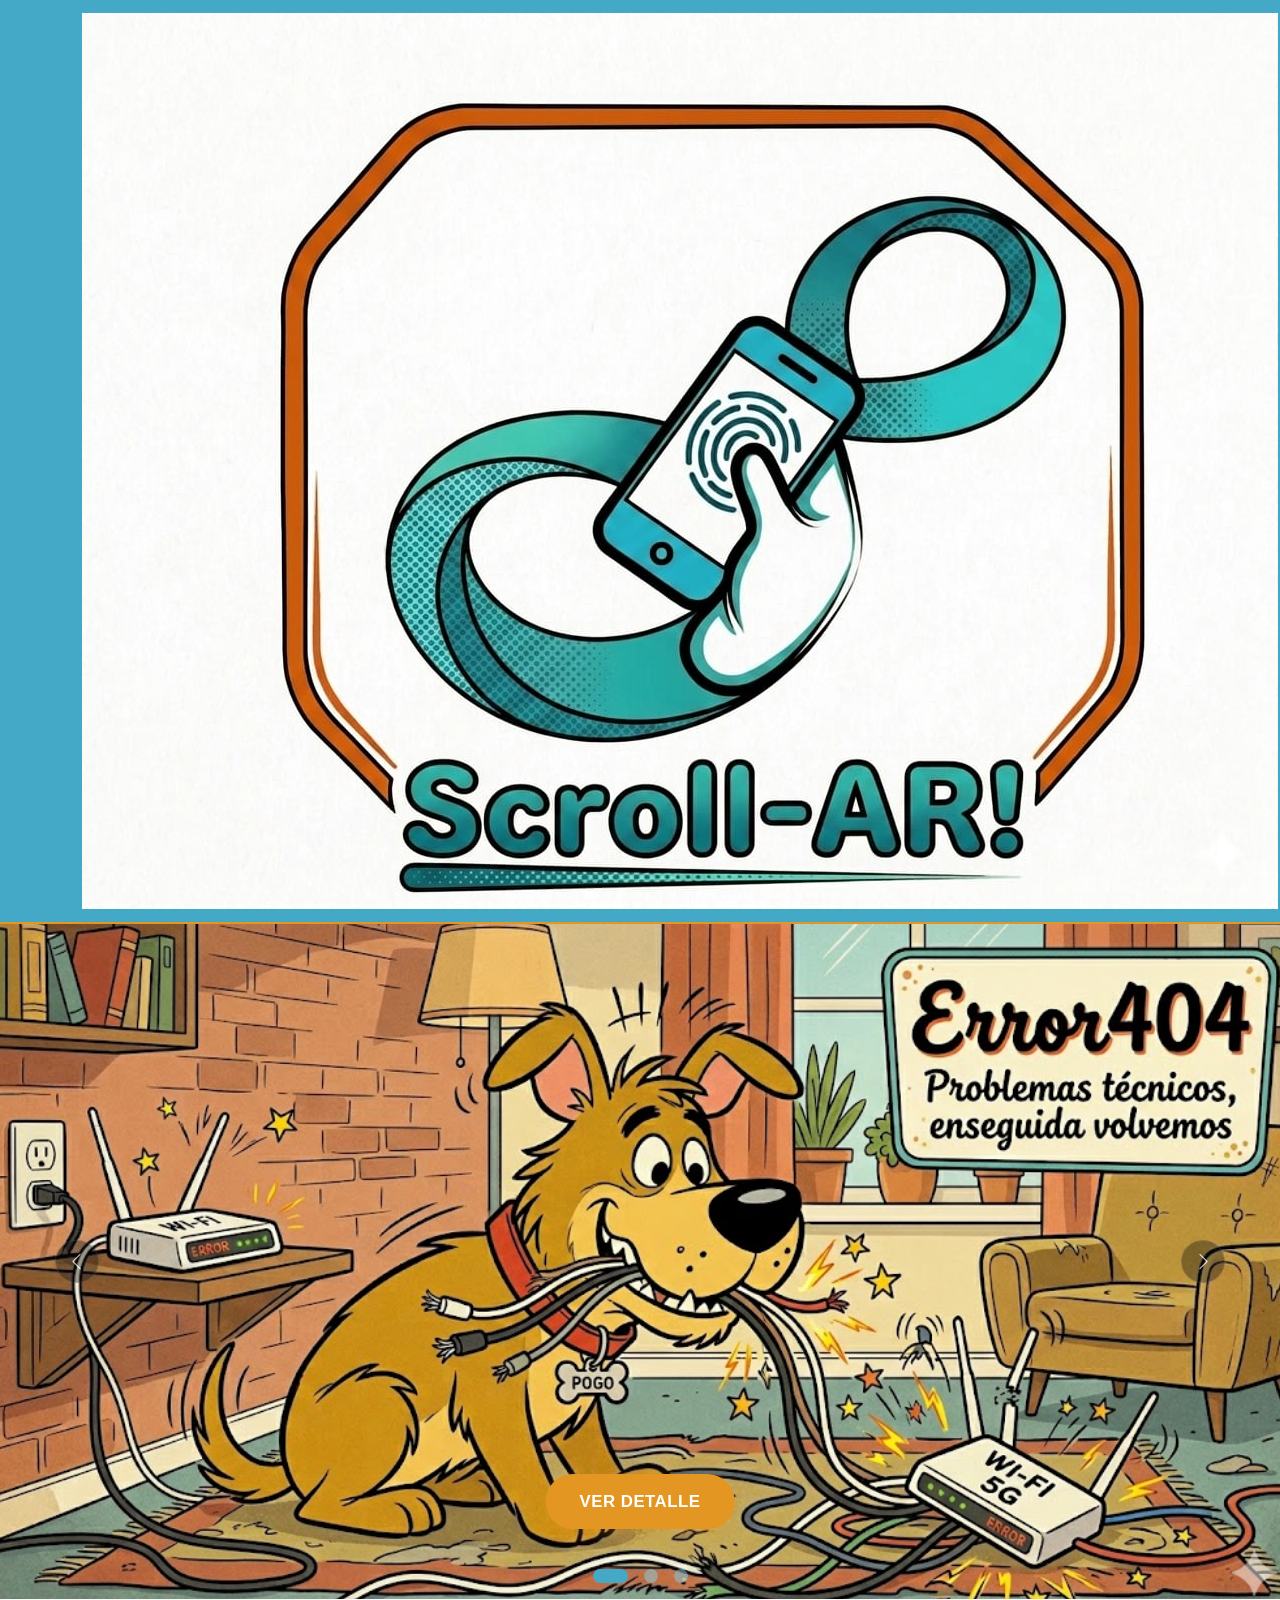
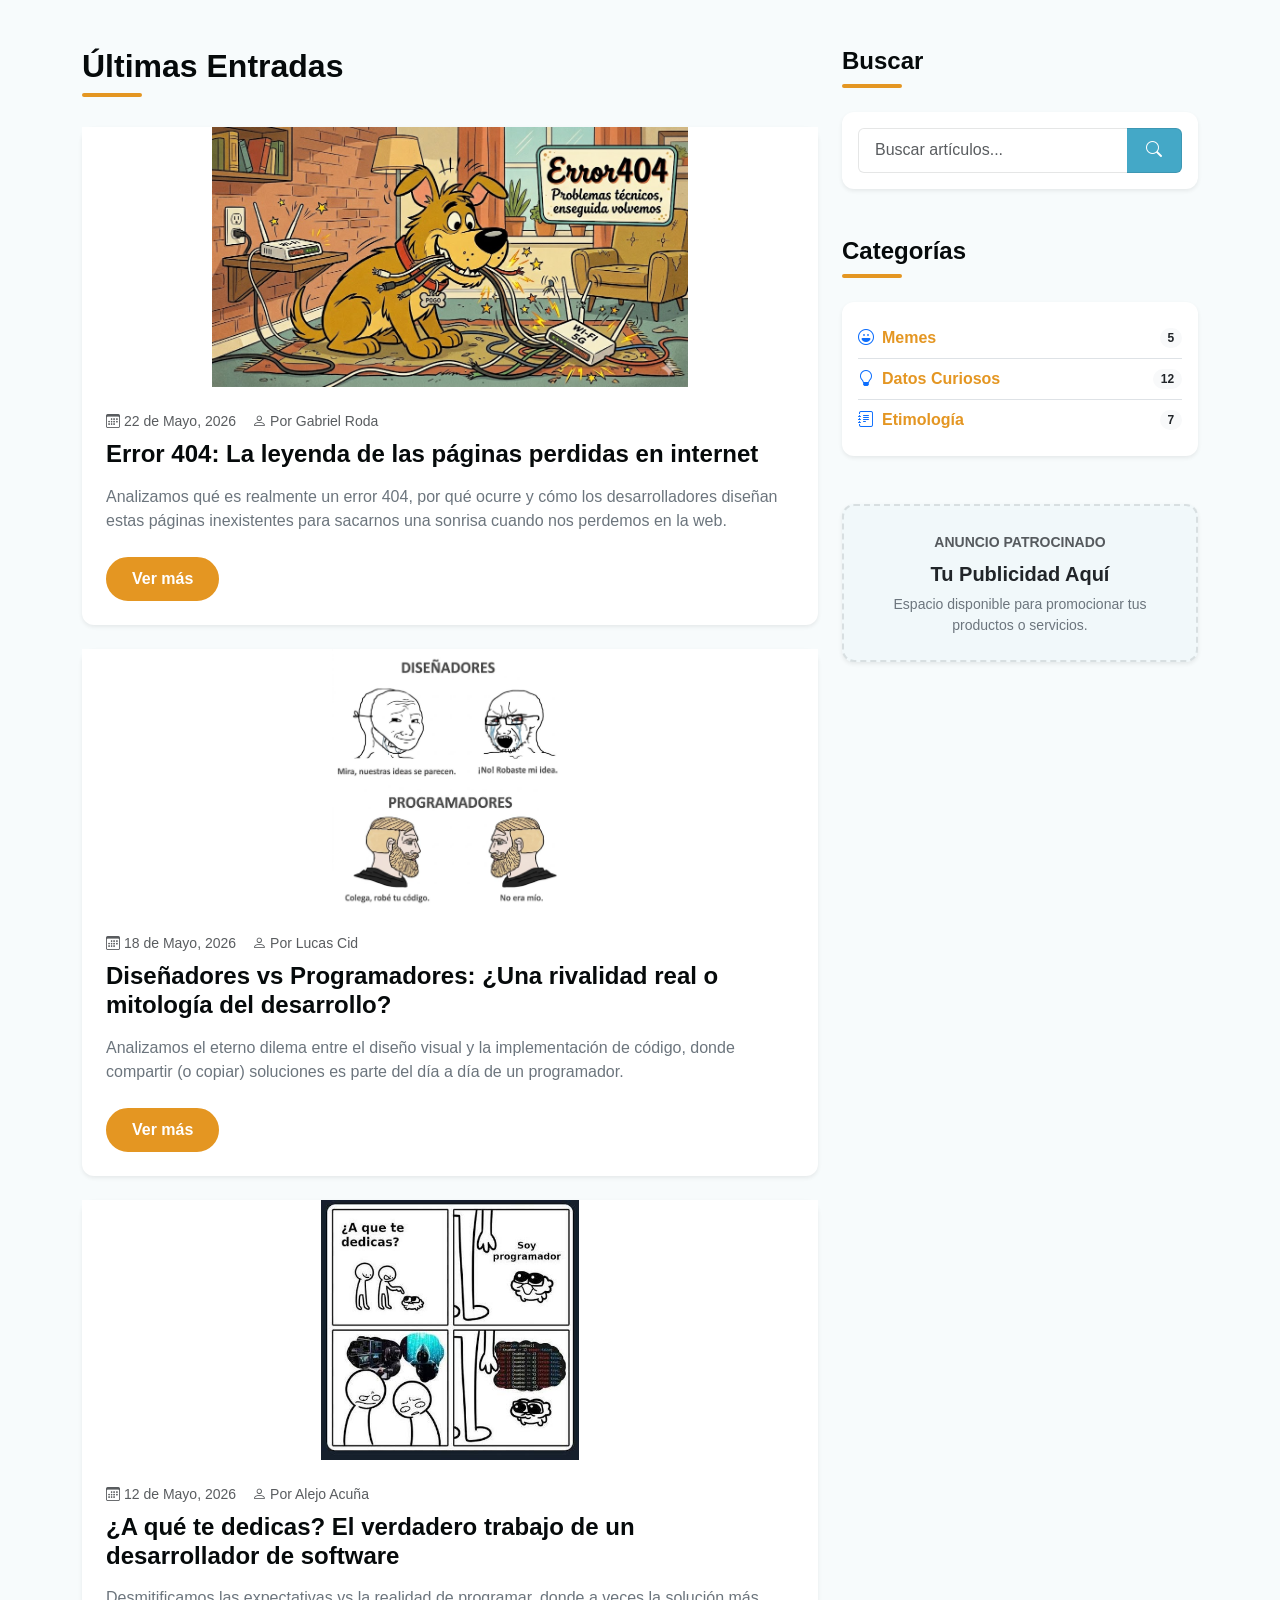
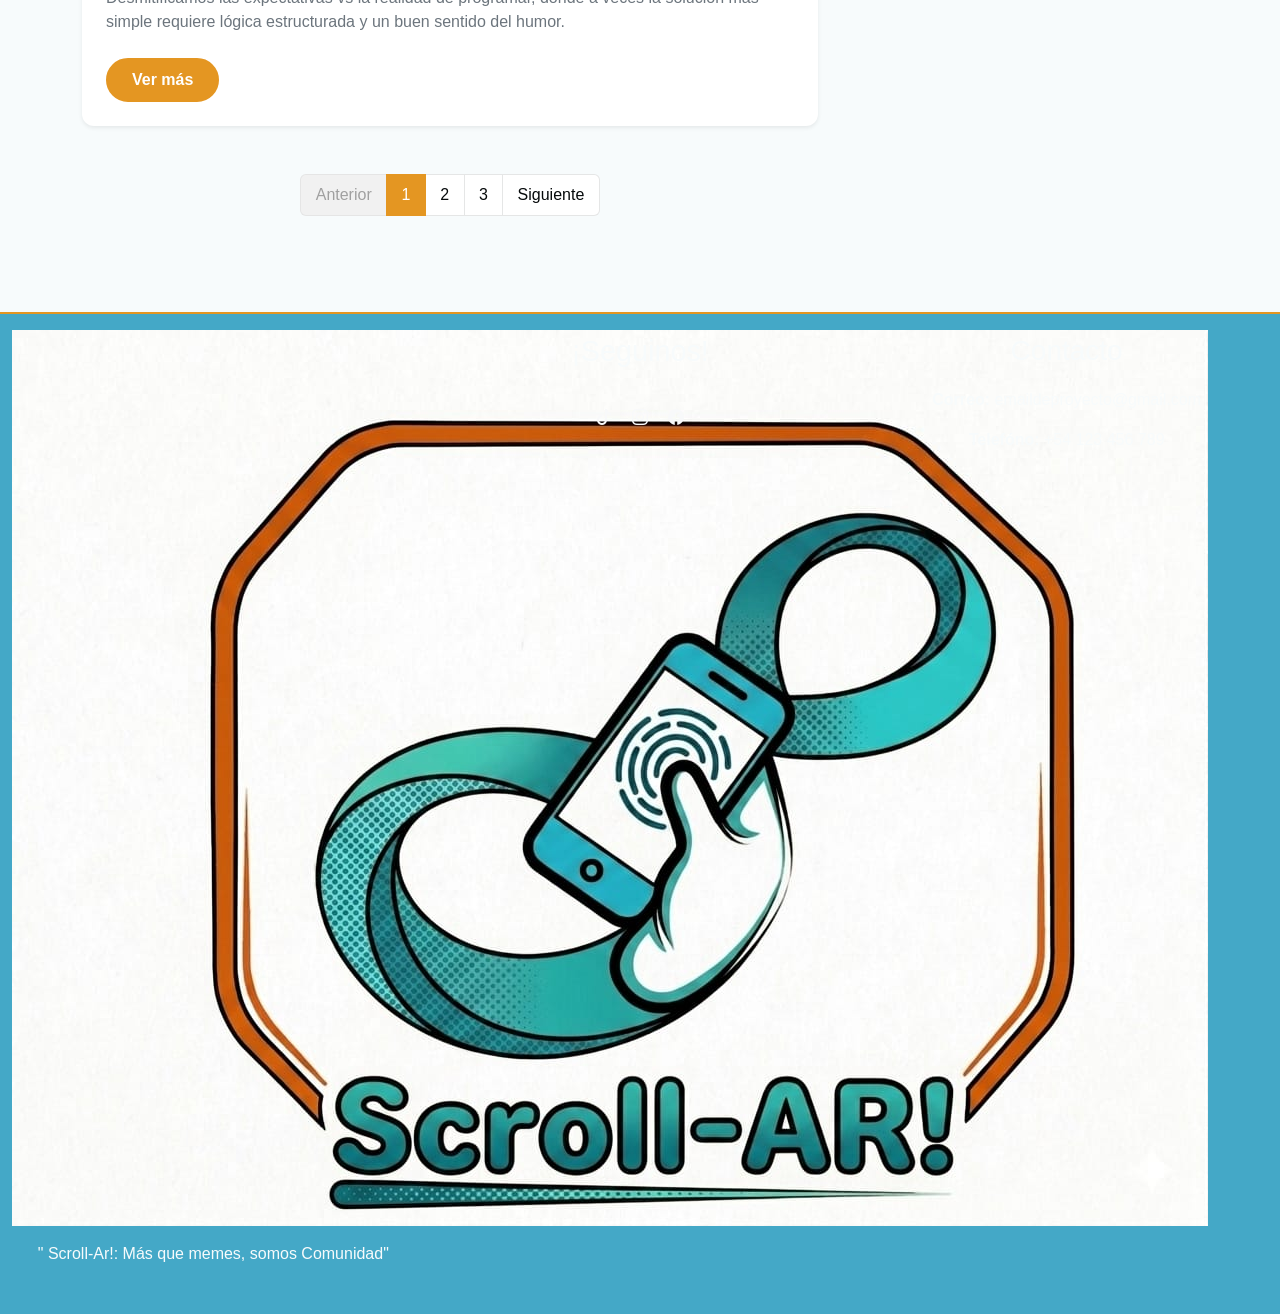
<file: index.html>
<!doctype html>
<html lang="es">
  <head>
    <meta charset="UTF-8" />
    <meta name="viewport" content="width=device-width, initial-scale=1.0" />
    <meta
      name="description"
      content="Proyecto final del modulo de Frontend de Rolling Code"
    />
    <meta name="author" content="Acuña Alejo, Cid Lucas, Roda Gabriel" />
    <link
      href="https://cdn.jsdelivr.net/npm/bootstrap@5.3.8/dist/css/bootstrap.min.css"
      rel="stylesheet"
      integrity="sha384-sRIl4kxILFvY47J16cr9ZwB07vP4J8+LH7qKQnuqkuIAvNWLzeN8tE5YBujZqJLB"
      crossorigin="anonymous"
    />
    <link
      rel="stylesheet"
      href="https://cdn.jsdelivr.net/npm/bootstrap-icons@1.13.1/font/bootstrap-icons.min.css"
    />
    <link rel="stylesheet" href="./css/style.css" />
    <title>Scroll-Ar!</title>
  </head>
  <body>
    <header class="container-fluid">
      <nav class="navbar navbar-expand-lg sticky-top">
        <div class="container color-li">
          <a href="./index.html" class="navbar-brand">
            <img src="./img/general/logo-blog.jpeg" alt="Scroll-Ar!" class="logo-img" />
          </a>
          <button
            class="navbar-toggler border"
            data-bs-toggle="collapse"
            data-bs-target="#opciones-menu"
          >
            <span class="navbar-toggler-icon"></span>
          </button>
          <div class="collapse navbar-collapse" id="opciones-menu">
            <ul class="navbar-nav ms-auto">
              <li class="nav-item color-li">
                <a class="nav-link active" href="./index.html">Inicio</a>
              </li>
              <li class="nav-item color-li">
                <a class="nav-link" href="./pages/login.html"> Login</a>
              </li>
              <li class="nav-item dropdown">
                <a class="nav-link dropdown-toggle" href="#" id="navbarDropdown" role="button" data-bs-toggle="dropdown" aria-expanded="false">
                  Explorar
                </a>
                <ul class="dropdown-menu dropdown bg-warning" aria-labelledby="navbarDropdown">
                  <li><a class="dropdown-item" href="./pages/galeria.html">Galeria</a></li>
                  <li><a class="dropdown-item" href="./pages/404.html">Memes</a></li>
                  <li><a class="dropdown-item" href="./pages/404.html">Curiosidades</a></li>
                  <li><a class="dropdown-item" href="./pages/404.html">Etimologias</a></li>
                </ul>
              </li>
              <li class="nav-item color-li">
                <a class="nav-link" href="./pages/nosotros.html">Acerca de nosotros</a>
              </li>
              <li class="nav-item color-li">
                <a class="nav-link" href="./pages/contactos.html">Contactos</a>
              </li>
              <li class="nav-link nav-item mx-md-2 my-2 my-lg-0">
                <button
                  class="btn btn-warning fw-bold"
                  data-bs-toggle="modal"
                  data-bs-target="#newsletterModal"
                >
                  Suscribite
                </button>
              </li>
            </ul>
          </div>
        </div>
      </nav>
      <!-- zona del modal de Suscribite -->
      <div
        class="modal fade"
        id="newsletterModal"
        tabindex="-1"
        aria-labelledby="newsletterModalLabel"
        aria-hidden="true"
      >
        <div class="modal-dialog modal-dialog-centered">
          <div class="modal-content">
            <!-- HEADER DEL MODAL -->
            <div class="modal-header">
              <h5 class="modal-title" id="newsletterModalLabel">
                Suscribite a nuestro Newsletter y recibí todas nuestras
                novedades
              </h5>
              <button
                type="button"
                class="btn-close"
                data-bs-dismiss="modal"
                aria-label="Close"
              ></button>
            </div>
            <!-- BODDY DEL MODAL -->
            <div class="modal-body">
              <form>
                <div class="mb-3">
                  <label for="emailNewsletter" class="form-label">
                    Correo electrónico
                  </label>
                  <input
                    type="email"
                    class="form-control"
                    id="emailNewsletter"
                    placeholder="nombre@email.com"
                  />
                </div>
                <button type="submit" class="btn btn-warning w-100">
                  Suscribirme
                </button>
              </form>
            </div>
          </div>
        </div>
      </div>
    </header>
    <main>
      <!-- Slider Principal (Carousel estándar de Bootstrap) -->
      <div id="carouselCaption" class="carousel slide" data-bs-ride="carousel">
        <!-- Indicadores -->
        <div class="carousel-indicators">
          <button
            type="button"
            data-bs-target="#carouselCaption"
            data-bs-slide-to="0"
            class="active"
            aria-current="true"
            aria-label="Slide 1"
          ></button>
          <button
            type="button"
            data-bs-target="#carouselCaption"
            data-bs-slide-to="1"
            aria-label="Slide 2"
          ></button>
          <button
            type="button"
            data-bs-target="#carouselCaption"
            data-bs-slide-to="2"
            aria-label="Slide 3"
          ></button>
        </div>
        <!-- Diapositivas -->
        <div class="carousel-inner">
          <!-- Diapositiva 1 -->
          <div class="carousel-item active">
            <img
              src="./img/general/Eroor-404.jpg"
              class="d-block w-100 carouselImg"
              alt="Error 404 - Página no encontrada"
            />
            <a href="./pages/entrada-blog.html" class="btn btnDetail"
              >Ver detalle</a
            >
          </div>
          <!-- Diapositiva 2 -->
          <div class="carousel-item">
            <img src="./img/general/robeTuCodigo-meme.jpeg" class="d-block w-100 carouselImg" alt="Meme de programadores robando código" />
            <a href="./pages/404.html" class="btn btnDetail">Ver detalle</a>
          </div>
          <!-- Diapositiva 3 -->
          <div class="carousel-item">
            <img src="./img/general/aQueTeDedicas-meme.jpeg" class="d-block w-100 carouselImg" alt="Meme sobre lo que hace un programador" />
            <a href="./pages/404.html" class="btn btnDetail">Ver detalle</a>
          </div>
        </div>
        <!-- Controles de navegación -->
        <button
          class="carousel-control-prev"
          type="button"
          data-bs-target="#carouselCaption"
          data-bs-slide="prev"
        >
          <span class="carousel-control-prev-icon" aria-hidden="true"></span>
          <span class="visually-hidden">Anterior</span>
        </button>
        <button
          class="carousel-control-next"
          type="button"
          data-bs-target="#carouselCaption"
          data-bs-slide="next"
        >
          <span class="carousel-control-next-icon" aria-hidden="true"></span>
          <span class="visually-hidden">Siguiente</span>
        </button>
      </div>
      <!-- Sección de Contenido Principal: Dos Columnas -->
      <section class="container my-5">
        <div class="row">
          <!-- Columna Izquierda: Entradas de Blog -->
          <div class="col-12 col-md-7 col-lg-8" id="columna-entradas">
            <h2 class="section-title fw-bold">Últimas Entradas</h2>
            <!-- Entrada 1 -->
            <article class="card mb-4 blog-card border-0 shadow-sm">
              <div class="blog-card-img-wrapper overflow-hidden">
                <img
                  src="./img/general/Eroor-404.jpg"
                  class="card-img-top blog-card-img"
                  alt="Error 404 - Página no encontrada"
                />
              </div>
              <div class="card-body p-4">
                <div class="d-flex align-items-center mb-2 text-muted small">
                  <span class="me-3"
                    ><i class="bi bi-calendar3 me-1"></i>22 de Mayo, 2026</span
                  >
                  <span><i class="bi bi-person me-1"></i>Por Gabriel Roda</span>
                </div>
                <h3 class="card-title h4 fw-bold mb-3 blog-card-title">
                  Error 404: La leyenda de las páginas perdidas en internet
                </h3>
                <p class="card-text text-secondary blog-card-text">
                  Analizamos qué es realmente un error 404, por qué ocurre y cómo los desarrolladores diseñan estas páginas inexistentes para sacarnos una sonrisa cuando nos perdemos en la web.
                </p>
                <a href="./pages/entrada-blog.html" class="btn btn-blog mt-2"
                  >Ver más</a
                >
              </div>
            </article>
            <!-- Entrada 2 -->
            <article class="card mb-4 blog-card border-0 shadow-sm">
              <div class="blog-card-img-wrapper overflow-hidden">
                <img
                  src="./img/general/robeTuCodigo-meme.jpeg"
                  class="card-img-top blog-card-img"
                  alt="Meme de diseñadores vs programadores sobre robar código"
                />
              </div>
              <div class="card-body p-4">
                <div class="d-flex align-items-center mb-2 text-muted small">
                  <span class="me-3"
                    ><i class="bi bi-calendar3 me-1"></i>18 de Mayo, 2026</span
                  >
                  <span><i class="bi bi-person me-1"></i>Por Lucas Cid</span>
                </div>
                <h3 class="card-title h4 fw-bold mb-3 blog-card-title">
                  Diseñadores vs Programadores: ¿Una rivalidad real o mitología del desarrollo?
                </h3>
                <p class="card-text text-secondary blog-card-text">
                  Analizamos el eterno dilema entre el diseño visual y la implementación de código, donde compartir (o copiar) soluciones es parte del día a día de un programador.
                </p>
                <a href="./pages/404.html" class="btn btn-blog mt-2">Ver más</a>
              </div>
            </article>
            <!-- Entrada 3 -->
            <article class="card mb-4 blog-card border-0 shadow-sm">
              <div class="blog-card-img-wrapper overflow-hidden">
                <img
                  src="./img/general/aQueTeDedicas-meme.jpeg"
                  class="card-img-top blog-card-img"
                  alt="Meme sobre explicar a qué se dedica un programador y código else if"
                />
              </div>
              <div class="card-body p-4">
                <div class="d-flex align-items-center mb-2 text-muted small">
                  <span class="me-3"
                    ><i class="bi bi-calendar3 me-1"></i>12 de Mayo, 2026</span
                  >
                  <span><i class="bi bi-person me-1"></i>Por Alejo Acuña</span>
                </div>
                <h3 class="card-title h4 fw-bold mb-3 blog-card-title">
                  ¿A qué te dedicas? El verdadero trabajo de un desarrollador de software
                </h3>
                <p class="card-text text-secondary blog-card-text">
                  Desmitificamos las expectativas vs la realidad de programar, donde a veces la solución más simple requiere lógica estructurada y un buen sentido del humor.
                </p>
                <a href="./pages/404.html" class="btn btn-blog mt-2">Ver más</a>
              </div>
            </article>
            <!-- Paginación -->
            <nav aria-label="Navegación del blog" class="my-5">
              <ul class="pagination justify-content-center">
                <li class="page-item disabled">
                  <a
                    class="page-link"
                    href="#"
                    tabindex="-1"
                    aria-disabled="true"
                    >Anterior</a
                  >
                </li>
                <li class="page-item active" aria-current="page">
                  <a class="page-link" href="#">1</a>
                </li>
                <li class="page-item"><a class="page-link" href="#">2</a></li>
                <li class="page-item"><a class="page-link" href="#">3</a></li>
                <li class="page-item">
                  <a class="page-link" href="#">Siguiente</a>
                </li>
              </ul>
            </nav>
          </div>
          <!-- Columna Derecha: Sidebar -->
          <div
            class="col-12 col-md-5 col-lg-4 mt-5 mt-md-0"
            id="columna-sidebar"
          >
            <!-- Buscador -->
            <h3 class="section-title fw-bold h4 mb-4">Buscar</h3>
            <div class="card p-3 border-0 shadow-sm mb-4 sidebar-card">
              <!-- Usamos atributos nativos de html como action y method para simular una busqueda -->
              <form action="#" method="GET">
                <div class="input-group">
                  <input
                    type="text"
                    class="form-control border-end-0 input-buscar"
                    placeholder="Buscar artículos..."
                    aria-label="Buscar artículos"
                    required
                  />
                  <button class="btn btn-buscar border-start-0" type="submit">
                    <i class="bi bi-search text-white"></i>
                  </button>
                </div>
              </form>
            </div>
            <!-- Categorías -->
            <h3 class="section-title fw-bold h4 mb-4 mt-5">Categorías</h3>
            <div class="card border-0 shadow-sm mb-4 sidebar-card">
              <div class="card-body p-3">
                <ul class="list-group list-group-flush category-list">
                  <li
                    class="list-group-item d-flex justify-content-between align-items-center px-0 border-bottom"
                  >
                    <a href="./pages/404.html" class="category-link"
                      ><i class="bi bi-emoji-laughing me-2 text-primary"></i
                      >Memes</a
                    >
                    <span class="badge rounded-pill bg-light text-dark">5</span>
                  </li>
                  <li
                    class="list-group-item d-flex justify-content-between align-items-center px-0 border-bottom"
                  >
                    <a href="./pages/404.html" class="category-link"
                      ><i class="bi bi-lightbulb me-2 text-primary"></i>Datos
                      Curiosos</a
                    >
                    <span class="badge rounded-pill bg-light text-dark"
                      >12</span
                    >
                  </li>
                  <li
                    class="list-group-item d-flex justify-content-between align-items-center px-0 border-0"
                  >
                    <a href="./pages/404.html" class="category-link"
                      ><i class="bi bi-journal-text me-2 text-primary"></i
                      >Etimología</a
                    >
                    <span class="badge rounded-pill bg-light text-dark">7</span>
                  </li>
                </ul>
              </div>
            </div>
            <!-- Publicidad (Oculto en celular) -->
            <div
              class="card border-0 shadow-sm d-none d-md-block sidebar-card ad-simple-card mb-4 mt-5"
            >
              <div class="card-body p-4 text-center rounded-3">
                <span class="text-muted small fw-bold"
                  >ANUNCIO PATROCINADO</span
                >
                <h4 class="h5 fw-bold mt-2 text-dark">Tu Publicidad Aquí</h4>
                <p class="small text-secondary mb-0">
                  Espacio disponible para promocionar tus productos o servicios.
                </p>
              </div>
            </div>
          </div>
        </div>
      </section>
    </main>
    <footer class="bckfooter py-3">
      <div class="container-fluid">
        <div class="row">
          <div class="col-12 col-md-4 text-center">
            <a href="./index.html">
              <img src="./img/general/logo-blog.jpeg" alt="Scroll-Ar!" class="logo-img" />
            </a>
           <p class="pb-3 text-center py-3">
              " <span>Scroll-Ar!:</span> Más que memes, somos Comunidad"
            </p>
          </div>
          <div class="col-12 col-md-4">
            <p class="textoredes pb-3">¡Seguinos!</p>
            <div class="paddingsimbolos">
              <a href="./pages/404.html"
                ><i class="bi bi-tiktok text-light"></i
              ></a>
              <a href="./pages/404.html"
                ><i class="bi bi-instagram text-light"></i
              ></a>
              <a href="./pages/404.html"
                ><i class="bi bi-facebook text-light"></i
              ></a>
            </div>
          </div>
          <div class="col-12 col-md-4 pb-2">
            <p class="navbar-brand fs-3 text-center">Contacto</p>
            <p class="text-center">
              <strong>Correo:</strong> emaildeproyecto&#64;gmail.com
            </p>
            <p class="text-center">
              <strong>Telefóno:</strong> +54 123 456 789
            </p>
          </div>
        </div>
      </div>
    </footer>
    <script
      src="https://cdn.jsdelivr.net/npm/bootstrap@5.3.8/dist/js/bootstrap.bundle.min.js"
      integrity="sha384-FKyoEForCGlyvwx9Hj09JcYn3nv7wiPVlz7YYwJrWVcXK/BmnVDxM+D2scQbITxI"
      crossorigin="anonymous"
    ></script>
  </body>
</html>
</file>
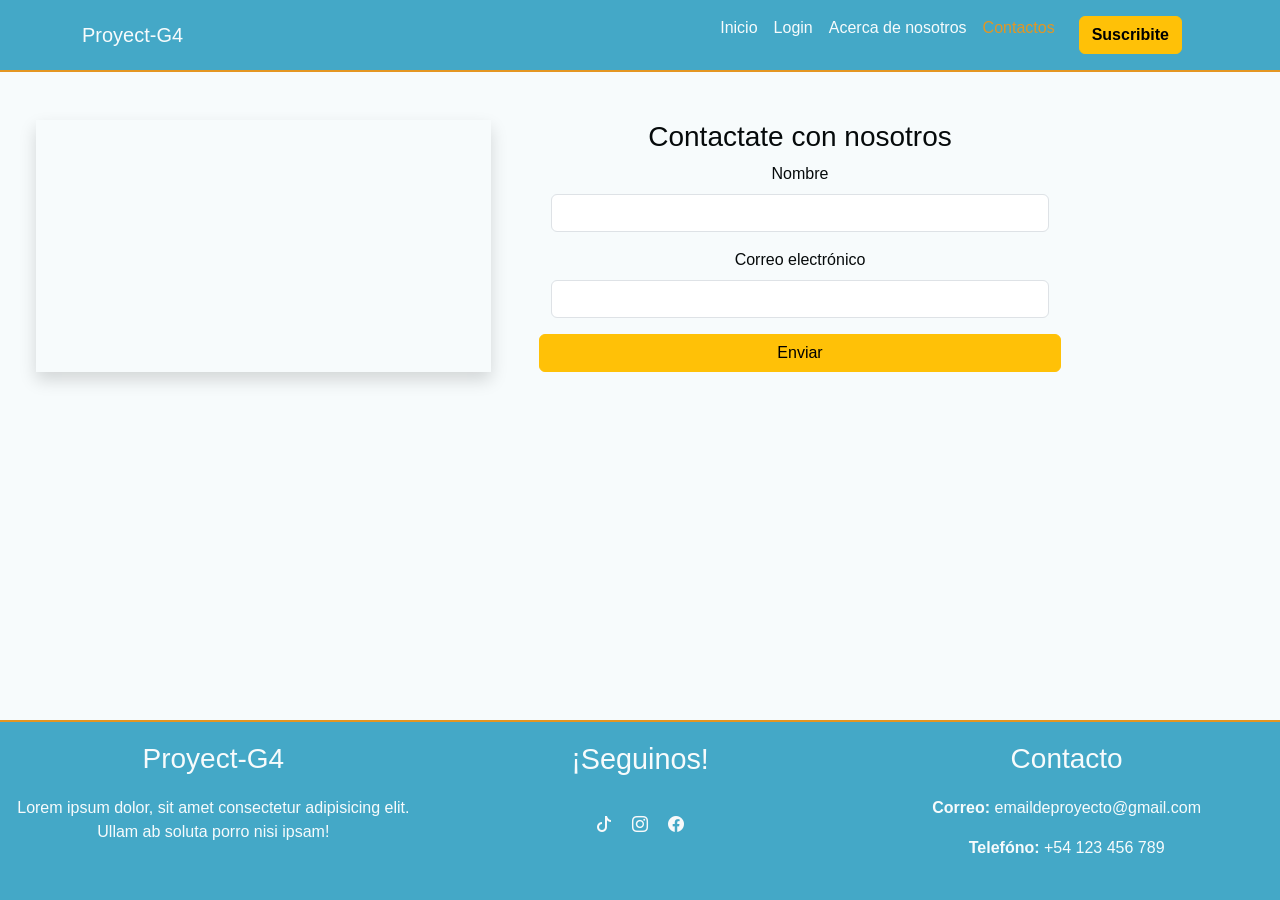
<file: contactos.html>
<!doctype html>
<html lang="es">
  <head>
    <meta charset="UTF-8" />
    <meta name="viewport" content="width=device-width, initial-scale=1.0" />
    <meta
      name="description"
      content="Proyecto final del modulo de Frontend de Rolling Code"
    />
    <meta name="author" content="Acuña Alejo, Cid Lucas, Roda Gabriel" />
    <link
      href="https://cdn.jsdelivr.net/npm/bootstrap@5.3.8/dist/css/bootstrap.min.css"
      rel="stylesheet"
      integrity="sha384-sRIl4kxILFvY47J16cr9ZwB07vP4J8+LH7qKQnuqkuIAvNWLzeN8tE5YBujZqJLB"
      crossorigin="anonymous"
    />
    <link
      rel="stylesheet"
      href="https://cdn.jsdelivr.net/npm/bootstrap-icons@1.13.1/font/bootstrap-icons.min.css"
    />
    <link rel="stylesheet" href="./css/style.css" />
    <title>Documento</title>
  </head>
  <body>
    <header class="container-fluid">
      <nav class="navbar navbar-expand-lg sticky-top">
        <div class="container color-li">
          <a href="./index.html" class="navbar-brand">Proyect-G4</a>
          <button
            class="navbar-toggler border"
            data-bs-toggle="collapse"
            data-bs-target="#opciones-menu"
          >
            <span class="navbar-toggler-icon"></span>
          </button>
          <div class="collapse navbar-collapse" id="opciones-menu">
            <ul class="navbar-nav ms-auto">
              <li class="nav-item color-li">
                <a class="nav-link " href="index.html">Inicio</a>
              </li>
              <li class="nav-item color-li">
                <a class="nav-link" href="#"> Login</a>
              </li>
              <li class="nav-item color-li">
                <a class="nav-link" href="#">Acerca de nosotros</a>
              </li>
              <li class="nav-item color-li">
                <a class="nav-link active" href="#">Contactos</a>
              </li>
              <li class="nav-link nav-item mx-md-2 my-2 my-lg-0">
                <button
                  class="btn btn-warning fw-bold"
                  data-bs-toggle="modal"
                  data-bs-target="#newsletterModal"
                >
                  Suscribite
                </button>
              </li>
            </ul>
          </div>
        </div>
      </nav>
      <!-- zona del modal de Suscribite -->
      <div
        class="modal fade"
        id="newsletterModal"
        tabindex="-1"
        aria-labelledby="newsletterModalLabel"
        aria-hidden="true"
      >
        <div class="modal-dialog modal-dialog-centered">
          <div class="modal-content">
            <!-- HEADER DEL MODAL -->
            <div class="modal-header">
              <h5 class="modal-title" id="newsletterModalLabel">
                Suscribite a nuestro Newsletter y recibí todas nuestras
                novedades
              </h5>
              <button
                type="button"
                class="btn-close"
                data-bs-dismiss="modal"
                aria-label="Close"
              ></button>
            </div>
            <!-- BODDY DEL MODAL -->
            <div class="modal-body">
              <form>
                <div class="mb-3">
                  <label for="emailNewsletter" class="form-label">
                    Correo electrónico
                  </label>
                  <input
                    type="email"
                    class="form-control"
                    id="emailNewsletter"
                    placeholder="nombre@email.com"
                  />
                </div>
                <button type="submit" class="btn btn-warning w-100">
                  Suscribirme
                </button>
              </form>
            </div>
          </div>
        </div>
      </div>
    </header>
    <main>
        <section class="container m-4 py-4 d-flex">
            <div class="container-fluid row gap-5 ">
                <div class="col-12 col-md-5 shadow align-content-center">
                   <div class="ratio ratio-16x9 "><iframe src="https://www.google.com/maps/embed?pb=!1m18!1m12!1m3!1d127641.95727356823!2d36.75467445045148!3d-1.2874147490711854!2m3!1f0!2f0!3f0!3m2!1i1024!2i768!4f13.1!3m3!1m2!1s0x182f1172d84d49a7%3A0xf7cf0254b297924c!2sNairobi%2C%20Kenia!5e0!3m2!1ses!2sar!4v1779577274225!5m2!1ses!2sar" width="300" height="250" style="border: 2px;;" allowfullscreen="" loading="lazy" referrerpolicy="no-referrer-when-downgrade"></iframe></div> 
                     </div>
                <div class="col-12 col-md-6 row text-center">
                    <h3>Contactate con nosotros</h3>
  <div class="mb-3">
    <label for="name" class="form-label">Nombre</label>
    <input type="text" class="form-control" id="name" required>
  </div>
  <div class="mb-3">
    <label for="email" class="form-label">Correo electrónico</label>
    <input type="email" class="form-control" id="email" required>
  </div>
  <button type="submit" class="btn btn-warning">Enviar</button>
</form>
                </div>

            </div>
                               
        </section>
    </main>
    <footer class="bckfooter py-3">
      <div class="container-fluid">
        <div class="row">
          <div class="col-12 col-md-4">
            <p class="navbar-brand fs-3 text-center">Proyect-G4</p>
            <p class="pb-3 text-center">
              Lorem ipsum dolor, sit amet consectetur adipisicing elit. Ullam ab
              soluta porro nisi ipsam!
            </p>
          </div>
          <div class="col-12 col-md-4">
            <p class="textoredes pb-3">¡Seguinos!</p>
            <div class="paddingsimbolos">
              <a href="./pages/404.html"><i class="bi bi-tiktok text-light"></i></a>
              <a href="./pages/404.html"><i class="bi bi-instagram text-light"></i></a>
              <a href="./pages/404.html"><i class="bi bi-facebook text-light"></i></a>
            </div>
          </div>
          <div class="col-12 col-md-4 pb-2">
            <p class="navbar-brand fs-3 text-center">Contacto</p>
            <p class="text-center">
              <strong>Correo:</strong> emaildeproyecto&#64;gmail.com
            </p>
            <p class="text-center">
              <strong>Telefóno:</strong> +54 123 456 789
            </p>
            <p></p>
          </div>
        </div>
      </div>
    </footer>
    <script
      src="https://cdn.jsdelivr.net/npm/bootstrap@5.3.8/dist/js/bootstrap.bundle.min.js"
      integrity="sha384-FKyoEForCGlyvwx9Hj09JcYn3nv7wiPVlz7YYwJrWVcXK/BmnVDxM+D2scQbITxI"
      crossorigin="anonymous"
    ></script>
  </body>
</html>
</file>
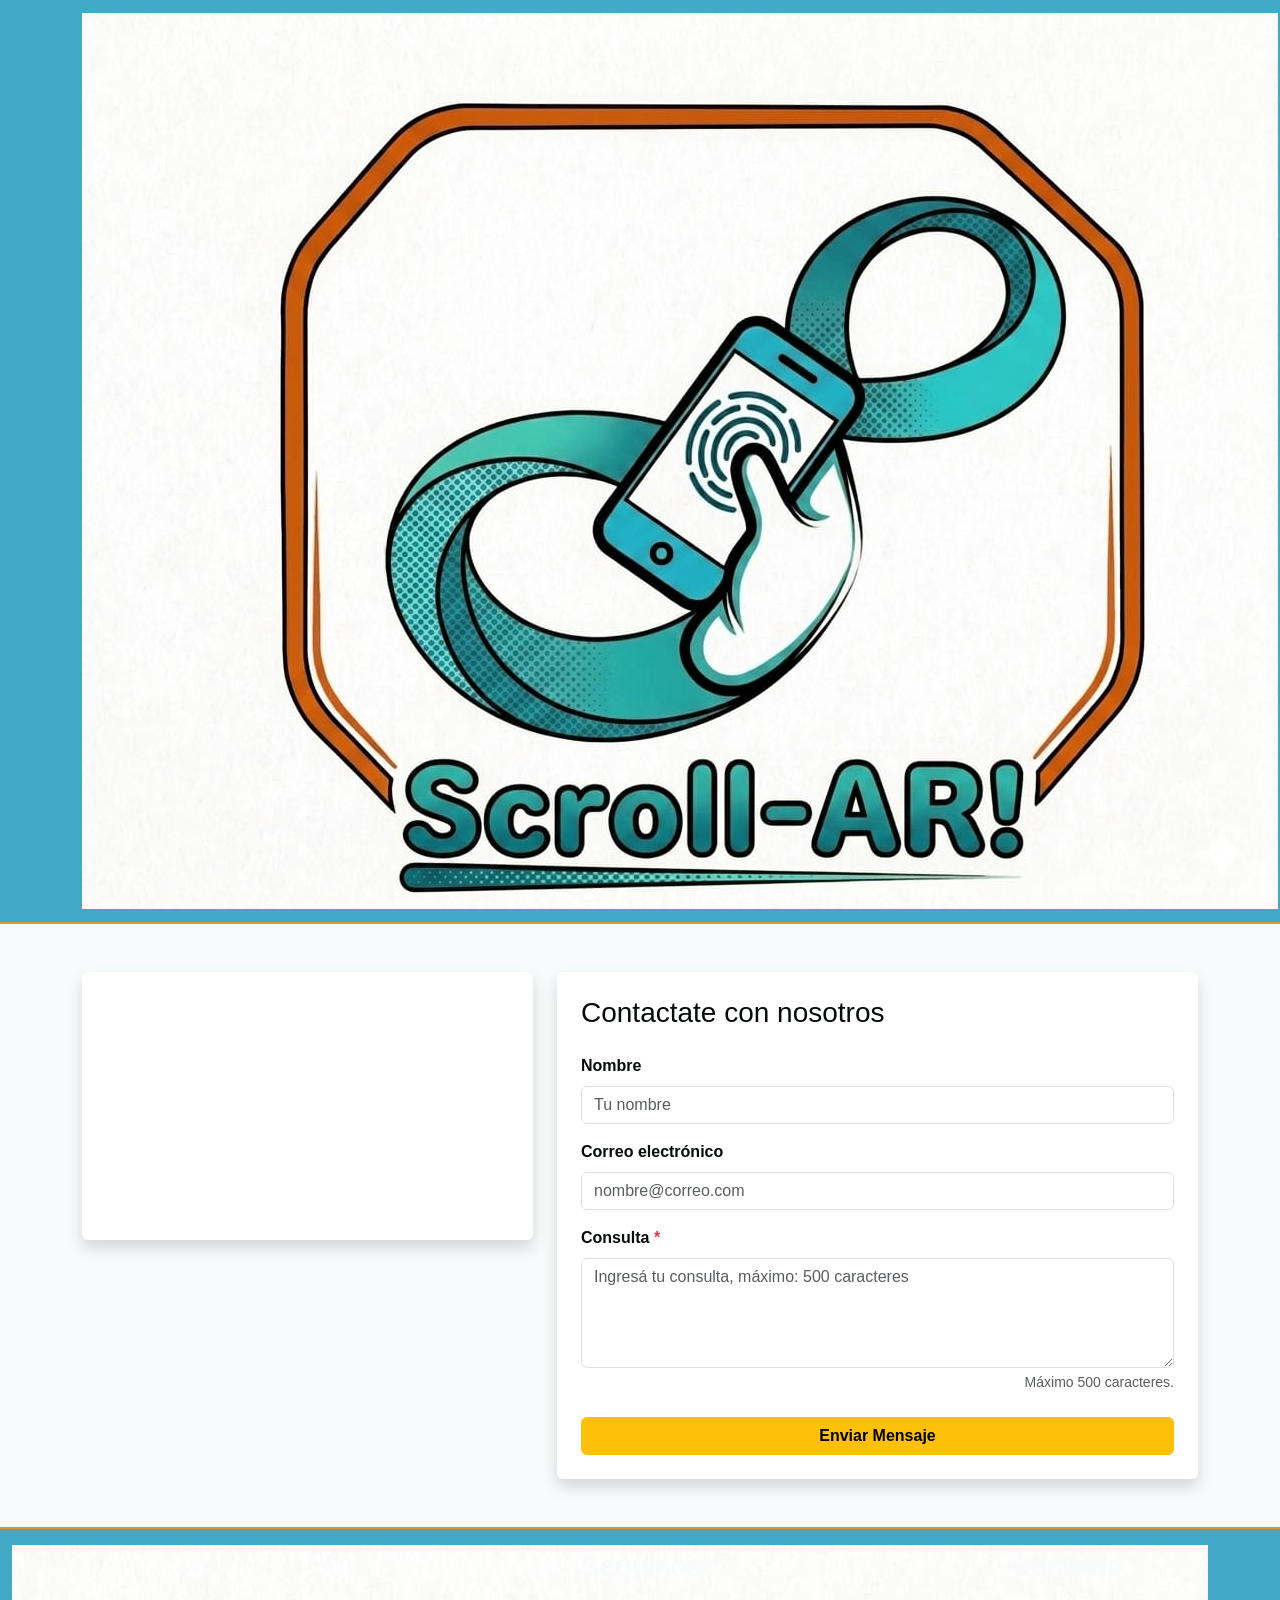
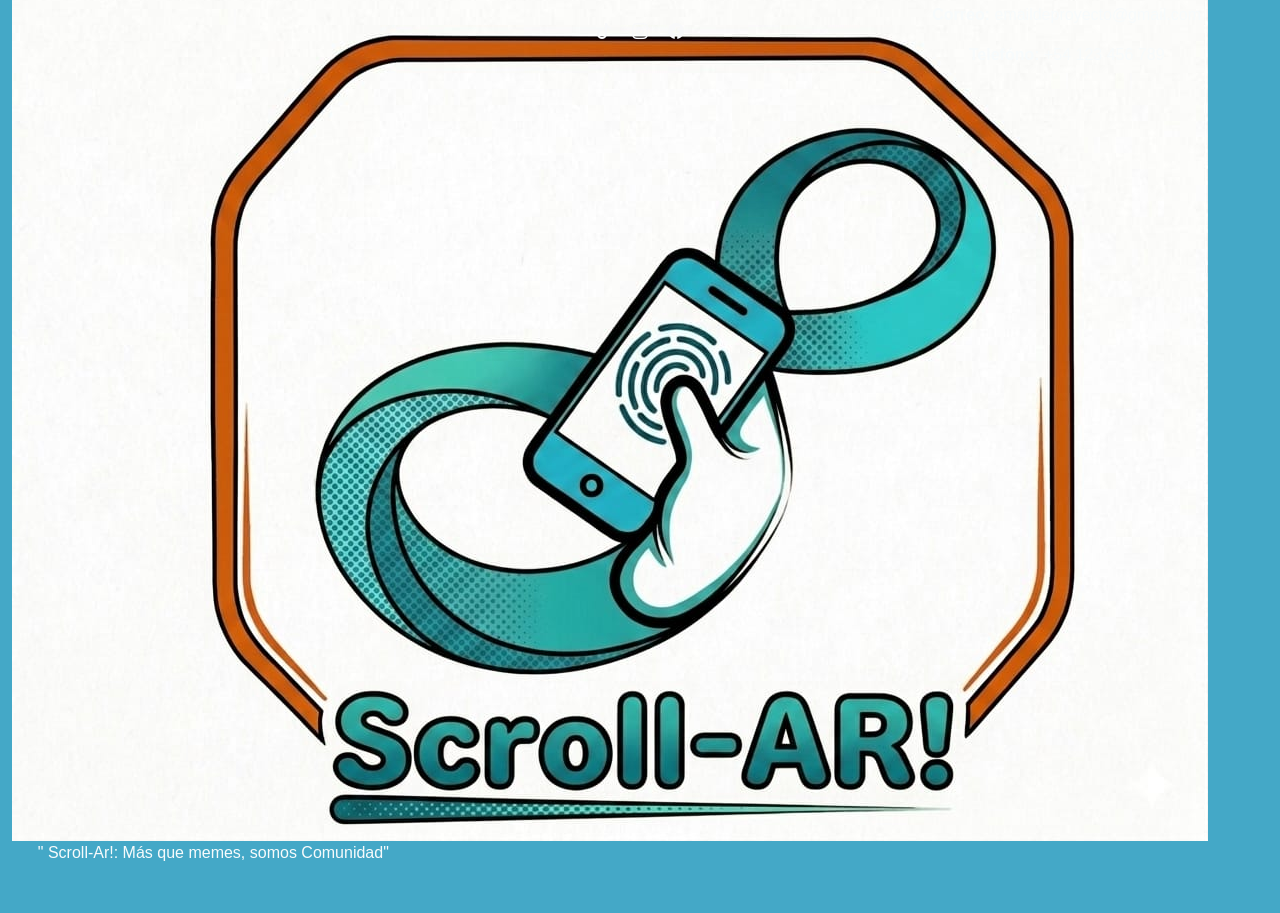
<file: pages/contactos.html>
<!doctype html>
<html lang="es">

<head>
  <meta charset="UTF-8" />
  <meta name="viewport" content="width=device-width, initial-scale=1.0" />
  <meta name="description" content="Proyecto final del modulo de Frontend de Rolling Code" />
  <meta name="author" content="Acuña Alejo, Cid Lucas, Roda Gabriel" />
  <link href="https://cdn.jsdelivr.net/npm/bootstrap@5.3.8/dist/css/bootstrap.min.css" rel="stylesheet"
    integrity="sha384-sRIl4kxILFvY47J16cr9ZwB07vP4J8+LH7qKQnuqkuIAvNWLzeN8tE5YBujZqJLB" crossorigin="anonymous" />
  <link rel="stylesheet" href="https://cdn.jsdelivr.net/npm/bootstrap-icons@1.13.1/font/bootstrap-icons.min.css" />
  <link rel="stylesheet" href="../css/style.css" />
  <title>Contacto</title>
</head>

<body>
  <header class="container-fluid">
    <nav class="navbar navbar-expand-lg sticky-top">
      <div class="container color-li">
        <a href="../index.html" class="navbar-brand">
          <img src="../img/general/logo-blog.jpeg" alt="Scroll-Ar!" class="logo-img" />
        </a>
        <button class="navbar-toggler border" data-bs-toggle="collapse" data-bs-target="#opciones-menu">
          <span class="navbar-toggler-icon"></span>
        </button>
        <div class="collapse navbar-collapse" id="opciones-menu">
          <ul class="navbar-nav ms-auto">
            <li class="nav-item color-li">
              <a class="nav-link" href="../index.html">Inicio</a>
            </li>
            <li class="nav-item color-li">
              <a class="nav-link" href="./login.html"> Login</a>
            </li>
            <li class="nav-item dropdown">
              <a class="nav-link dropdown-toggle" href="#" id="navbarDropdown" role="button" data-bs-toggle="dropdown" aria-expanded="false">
                Explorar
              </a>
              <ul class="dropdown-menu dropdown bg-warning" aria-labelledby="navbarDropdown">
                <li><a class="dropdown-item" href="./galeria.html">Galeria</a></li>
                <li><a class="dropdown-item" href="./404.html">Memes</a></li>
                <li><a class="dropdown-item" href="./404.html">Curiosidades</a></li>
                <li><a class="dropdown-item" href="./404.html">Etimologias</a></li>
              </ul>
            </li>
            <li class="nav-item color-li">
              <a class="nav-link" href="./nosotros.html">Acerca de nosotros</a>
            </li>
            <li class="nav-item color-li">
              <a class="nav-link active" href="./contactos.html">Contactos</a>
            </li>
            <li class="nav-link nav-item mx-md-2 my-2 my-lg-0">
              <button class="btn btn-warning fw-bold" data-bs-toggle="modal" data-bs-target="#newsletterModal">
                Suscribite
              </button>
            </li>
          </ul>
        </div>
      </div>
    </nav>
    <div class="modal fade" id="newsletterModal" tabindex="-1" aria-labelledby="newsletterModalLabel"
      aria-hidden="true">
      <div class="modal-dialog modal-dialog-centered">
        <div class="modal-content">
          <div class="modal-header">
            <h5 class="modal-title" id="newsletterModalLabel">
              Suscribite a nuestro Newsletter y recibí todas nuestras
              novedades
            </h5>
            <button type="button" class="btn-close" data-bs-dismiss="modal" aria-label="Close"></button>
          </div>
          <div class="modal-body">
            <form>
              <div class="mb-3">
                <label for="emailNewsletter" class="form-label">
                  Correo electrónico
                </label>
                <input type="email" class="form-control" id="emailNewsletter" placeholder="nombre@email.com" />
              </div>
              <button type="submit" class="btn btn-warning w-100">
                Suscribirme
              </button>
            </form>
          </div>
        </div>
      </div>
    </div>
  </header>

  <main>
    <section class="container py-5">
      <div class="row g-4 align-items-start">
        <div class="col-12 col-md-5">
          <div class="shadow p-3 bg-white rounded">
            <div class="ratio ratio-16x9">
              <iframe
                src="https://www.google.com/maps/embed?pb=!1m18!1m12!1m3!1d127641.95727356823!2d36.75467445045148!3d-1.2874147490711854!2m3!1f0!2f0!3f0!3m2!1i1024!2i768!4f13.1!3m3!1m2!1s0x182f1172d84d49a7%3A0xf7cf0254b297924c!2sNairobi%2C%20Kenia!5e0!3m2!1ses!2sar!4v1779577274225!5m2!1ses!2sar"
                style="border: 0" allowfullscreen="" loading="lazy" referrerpolicy="no-referrer-when-downgrade">
              </iframe>
            </div>
          </div>
        </div>

        <div class="col-12 col-md-7">
          <div class="shadow p-4 bg-white rounded">
            <h3 class="mb-4 text-center text-md-start">
              Contactate con nosotros
            </h3>

            <form>
              <div class="mb-3">
                <label for="name" class="form-label fw-bold">Nombre</label>
                <input type="text" class="form-control" id="name" placeholder="Tu nombre" required />
              </div>

              <div class="mb-3">
                <label for="email" class="form-label fw-bold">Correo electrónico</label>
                <input type="email" class="form-control" id="email" placeholder="nombre@correo.com" required />
              </div>

              <div class="mb-3" id="content-contact">
                <label for="consulta" class="form-label fw-bold obligatorio">
                  Consulta <span class="text-danger">*</span>
                </label>
                <textarea id="consulta" class="form-control" rows="4" maxlength="500"
                  placeholder="Ingresá tu consulta, máximo: 500 caracteres" required></textarea>
                <div class="form-text text-end">Máximo 500 caracteres.</div>
              </div>

              <button type="submit" class="btn btn-warning fw-bold w-100 mt-2">
                Enviar Mensaje
              </button>
            </form>
          </div>
        </div>
      </div>
    </section>
  </main>

  <footer class="bckfooter py-3">
    <div class="container-fluid">
      <div class="row">
        <div class="col-12 col-md-4 text-center">
          <a href="../index.html">
            <img src="../img/general/logo-blog.jpeg" alt="Scroll-Ar!" class="logo-img" />
          </a>
          <p class="pb-3 text-center">
            " <span>Scroll-Ar!:</span> Más que memes, somos Comunidad"
          </p>
        </div>
        <div class="col-12 col-md-4">
          <p class="textoredes pb-3">¡Seguinos!</p>
          <div class="paddingsimbolos">
            <a href="./404.html"><i class="bi bi-tiktok text-light"></i></a>
            <a href="./404.html"><i class="bi bi-instagram text-light"></i></a>
            <a href="./404.html"><i class="bi bi-facebook text-light"></i></a>
          </div>
        </div>
        <div class="col-12 col-md-4 pb-2">
          <p class="navbar-brand fs-3 text-center">Contacto</p>
          <p class="text-center">
            <strong>Correo:</strong> emaildeproyecto@gmail.com
          </p>
          <p class="text-center">
            <strong>Telefóno:</strong> +54 123 456 789
          </p>
        </div>
      </div>
    </div>
  </footer>

  <script src="https://cdn.jsdelivr.net/npm/bootstrap@5.3.8/dist/js/bootstrap.bundle.min.js"
    integrity="sha384-FKyoEForCGlyvwx9Hj09JcYn3nv7wiPVlz7YYwJrWVcXK/BmnVDxM+D2scQbITxI"
    crossorigin="anonymous"></script>
</body>

</html>
</file>
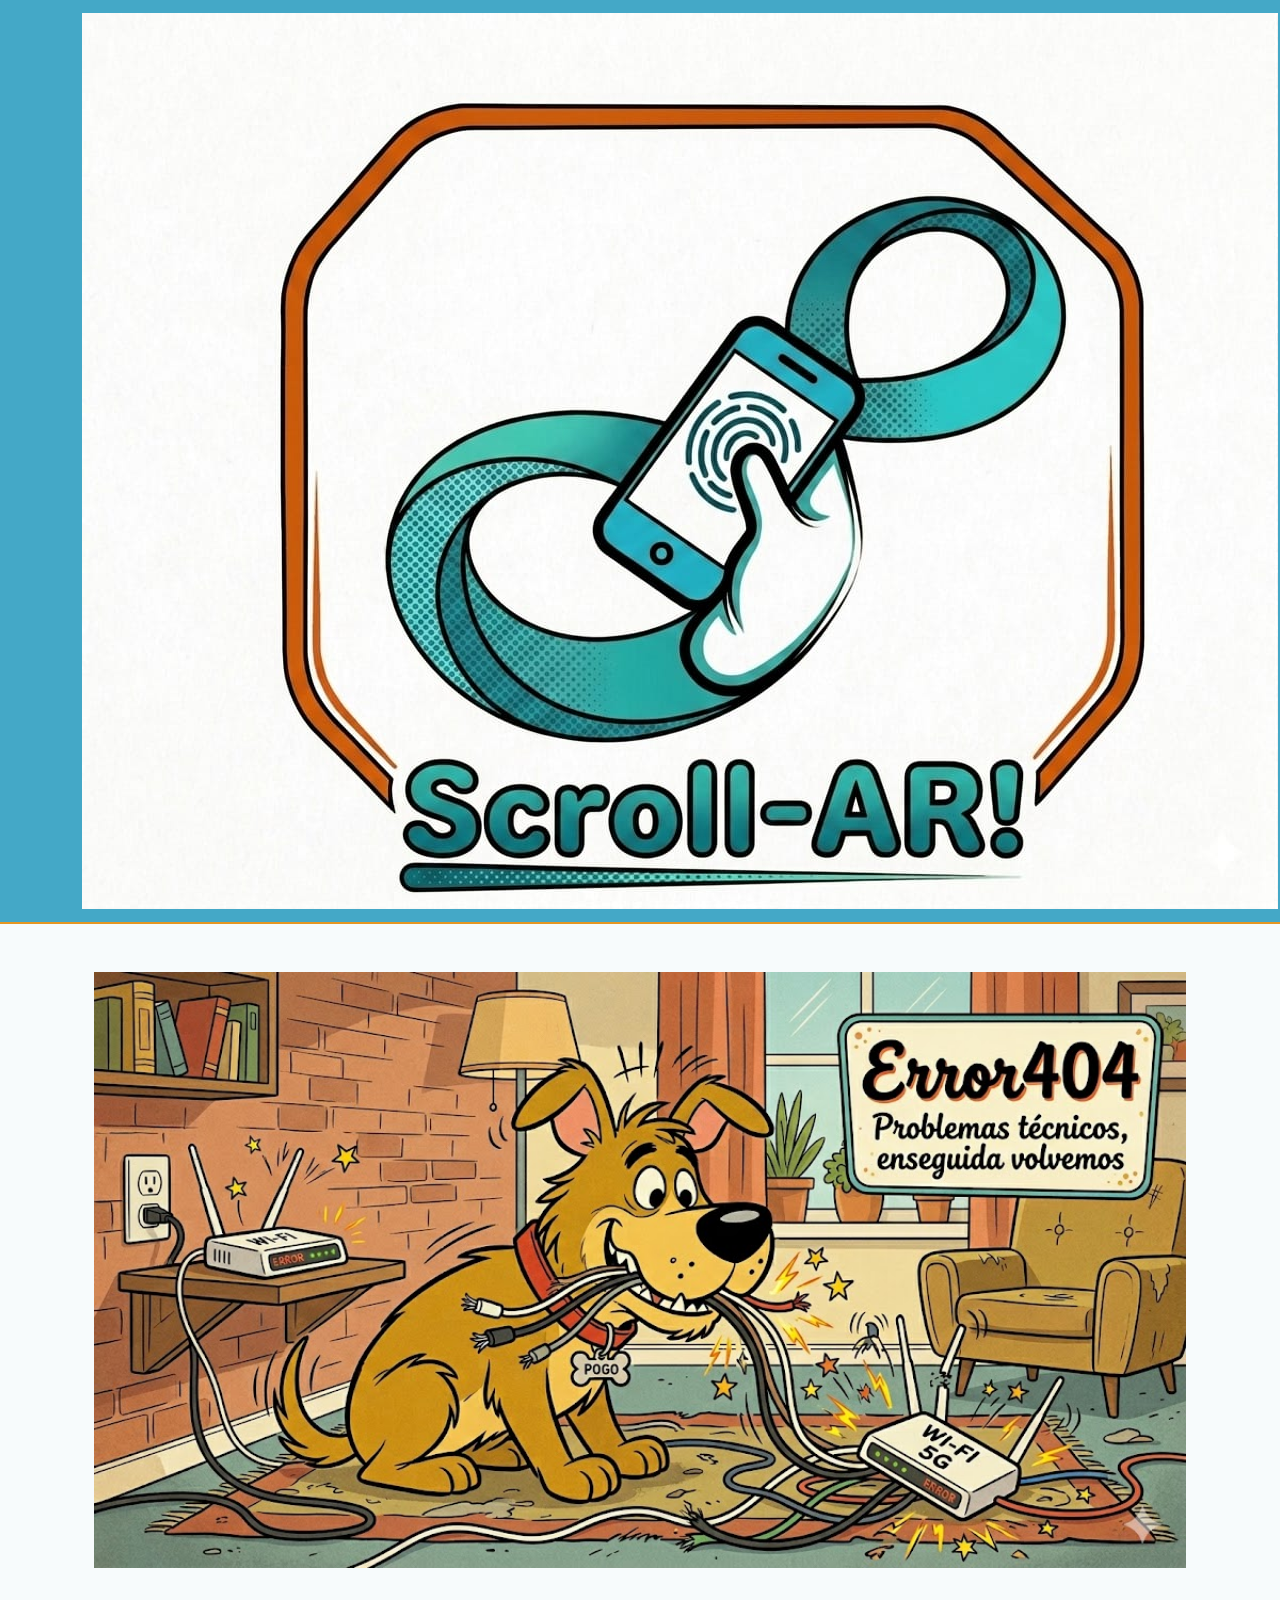
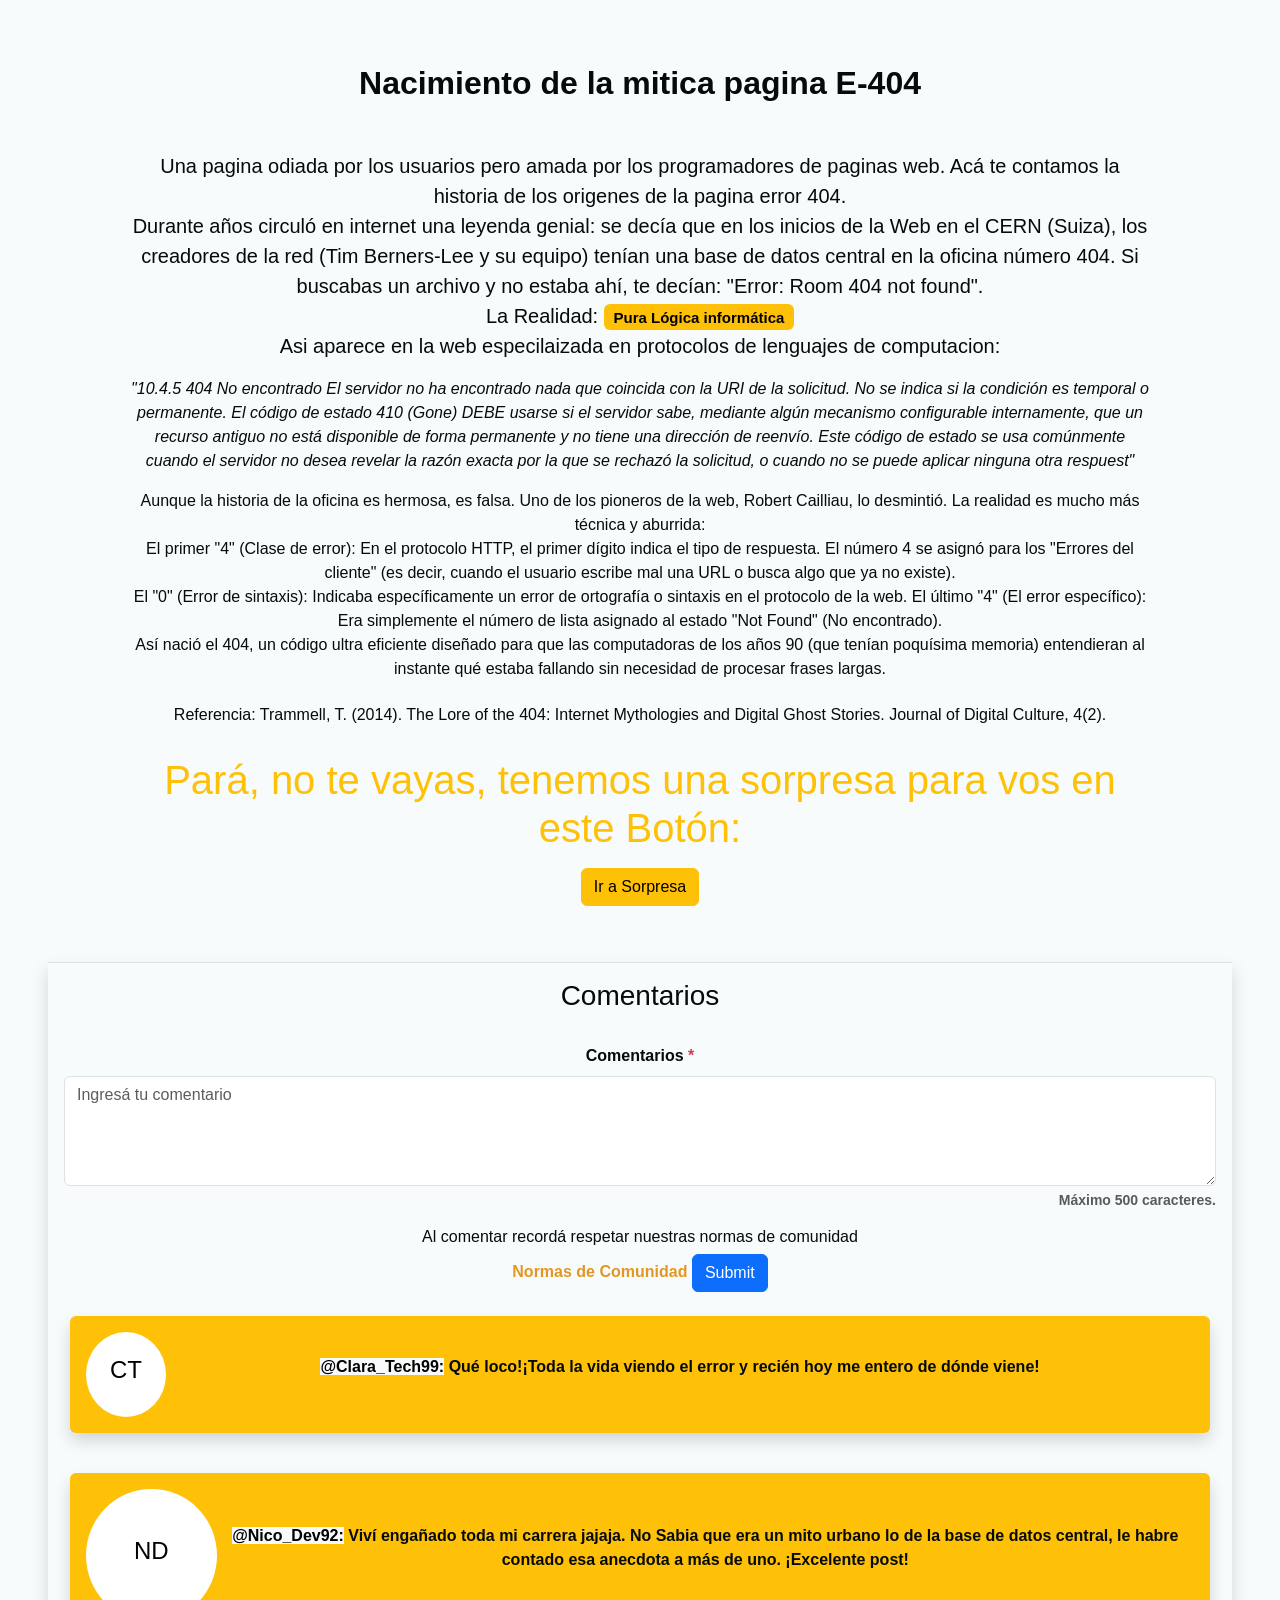
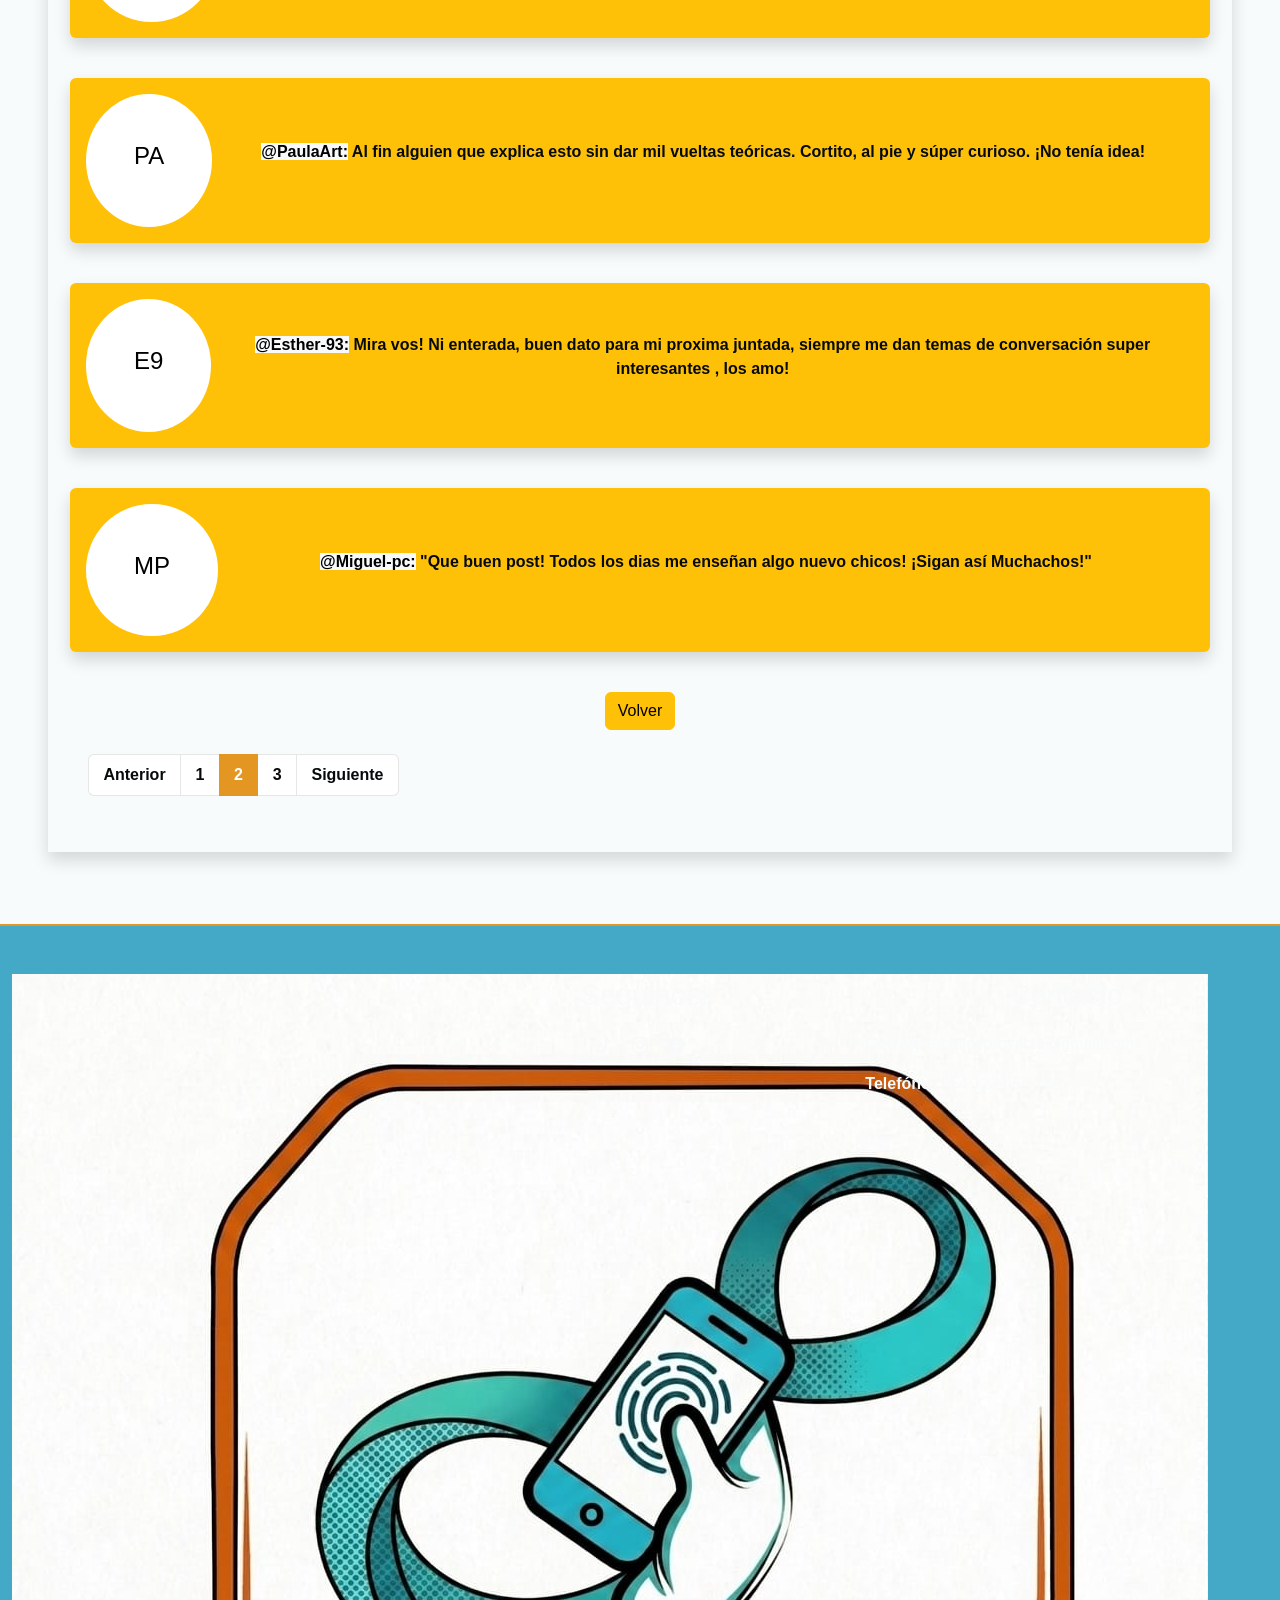
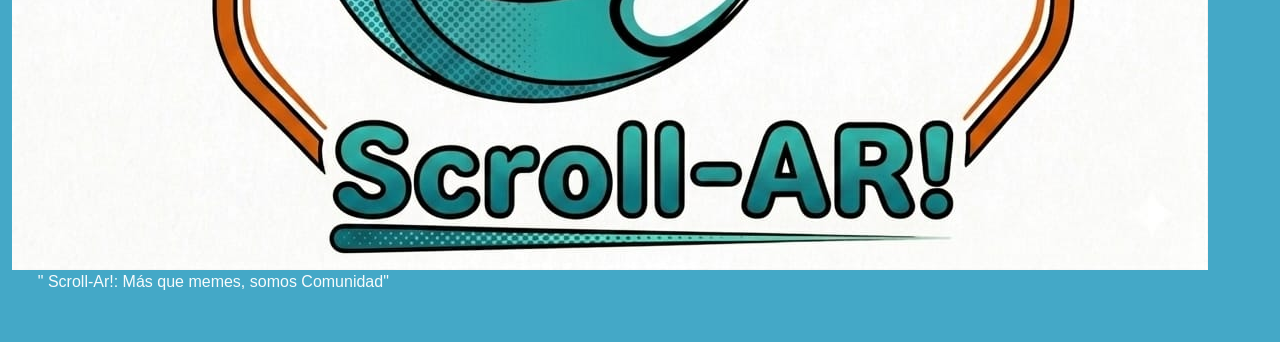
<file: pages/entrada-blog.html>
<!doctype html>
<html lang="es">

<head>
  <meta charset="UTF-8" />
  <meta name="viewport" content="width=device-width, initial-scale=1.0" />
  <meta name="description" content="Proyecto final del modulo de Frontend de Rolling Code" />
  <meta name="author" content="Acuña Alejo, Cid Lucas, Roda Gabriel" />
  <link href="https://cdn.jsdelivr.net/npm/bootstrap@5.3.8/dist/css/bootstrap.min.css" rel="stylesheet"
    integrity="sha384-sRIl4kxILFvY47J16cr9ZwB07vP4J8+LH7qKQnuqkuIAvNWLzeN8tE5YBujZqJLB" crossorigin="anonymous" />
  <link rel="stylesheet" href="https://cdn.jsdelivr.net/npm/bootstrap-icons@1.13.1/font/bootstrap-icons.min.css" />
  <link rel="stylesheet" href="../css/style.css" />
  <title>Entrada</title>
</head>

<body>
  <header class="container-fluid">
    <nav class="navbar navbar-expand-lg sticky-top">
      <div class="container color-li">
        <a href="../index.html" class="navbar-brand">
          <img src="../img/general/logo-blog.jpeg" alt="Scroll-Ar!" class="logo-img" />
        </a>
        <button class="navbar-toggler border" data-bs-toggle="collapse" data-bs-target="#opciones-menu">
          <span class="navbar-toggler-icon"></span>
        </button>
        <div class="collapse navbar-collapse" id="opciones-menu">
          <ul class="navbar-nav ms-auto">
            <li class="nav-item color-li">
              <a class="nav-link" href="../index.html">Inicio</a>
            </li>
            <li class="nav-item color-li">
              <a class="nav-link" href="./login.html"> Login</a>
            </li>
            <li class="nav-item dropdown">
              <a class="nav-link dropdown-toggle" href="#" id="navbarDropdown" role="button" data-bs-toggle="dropdown" aria-expanded="false">
                Explorar
              </a>
              <ul class="dropdown-menu dropdown bg-warning" aria-labelledby="navbarDropdown">
                <li><a class="dropdown-item" href="./galeria.html">Galeria</a></li>
                <li><a class="dropdown-item" href="./404.html">Memes</a></li>
                <li><a class="dropdown-item" href="./404.html">Curiosidades</a></li>
                <li><a class="dropdown-item" href="./404.html">Etimologias</a></li>
              </ul>
            </li>
            <li class="nav-item color-li">
              <a class="nav-link" href="./nosotros.html">Acerca de nosotros</a>
            </li>
            <li class="nav-item color-li">
              <a class="nav-link" href="./contactos.html">Contactos</a>
            </li>
            <li class="nav-link nav-item mx-md-2 my-2 my-lg-0">
              <button class="btn btn-warning fw-bold" data-bs-toggle="modal" data-bs-target="#newsletterModal">
                Suscribite
              </button>
            </li>
          </ul>
        </div>
      </div>
    </nav>
    <!-- zona del modal de Suscribite -->
    <div class="modal fade" id="newsletterModal" tabindex="-1" aria-labelledby="newsletterModalLabel"
      aria-hidden="true">
      <div class="modal-dialog modal-dialog-centered">
        <div class="modal-content">
          <!-- HEADER DEL MODAL -->
          <div class="modal-header">
            <h5 class="modal-title" id="newsletterModalLabel">
              Suscribite a nuestro Newsletter y recibí todas nuestras
              novedades
            </h5>
            <button type="button" class="btn-close" data-bs-dismiss="modal" aria-label="Close"></button>
          </div>
          <!-- BODDY DEL MODAL -->
          <div class="modal-body">
            <form>
              <div class="mb-3">
                <label for="emailNewsletter" class="form-label">
                  Correo electrónico
                </label>
                <input type="email" class="form-control" id="emailNewsletter" placeholder="nombre@email.com" />
              </div>
              <button type="submit" class="btn btn-warning w-100">
                Suscribirme
              </button>
            </form>
          </div>
        </div>
      </div>
    </div>
  </header>
  <main class="flex-grow-1 d-flex flex-column m-5 mb-5">
    <section class="container d-flex justify-content-center align-items-center">
     <div class="container-fluid"><img class="w-100" src="../img/general/Eroor-404.jpg" alt="Banner descriptivo de error 404"></div>
  
    </section>
    <!-- zona texto page entrada -->
    <section class="container  d-flex align-items-center justify-content-center">
      <article class="text-center m-5 border-bottom-1">
        <h2 class="fw-bold m-5">Nacimiento de la mitica pagina E-404</h2>
        <p class="fs-5">
          
Una pagina odiada por los usuarios pero amada por los programadores de paginas web. Acá te contamos la historia de los origenes de la pagina error 404. <br>
Durante años circuló en internet una leyenda genial: se decía que en los inicios de la Web en el CERN (Suiza), los creadores de la red (Tim Berners-Lee y su equipo) tenían una base de datos central en la oficina número 404. Si buscabas un archivo y no estaba ahí, te decían: "Error: Room 404 not found". <br>

La Realidad: <span class="badge text-bg-warning">Pura Lógica informática</span><br>
Asi aparece en la web especilaizada en protocolos de lenguajes de computacion: <br>
<p class="fst-italic text-center">"10.4.5 404 No encontrado
El servidor no ha encontrado nada que coincida con la URI de la solicitud. No se indica si la condición es temporal o permanente. El código de estado 410 (Gone) DEBE usarse si el servidor sabe, mediante algún mecanismo configurable internamente, que un recurso antiguo no está disponible de forma permanente y no tiene una dirección de reenvío. Este código de estado se usa comúnmente cuando el servidor no desea revelar la razón exacta por la que se rechazó la solicitud, o cuando no se puede aplicar ninguna otra respuest" </p>
          
Aunque la historia de la oficina es hermosa, es falsa. Uno de los pioneros de la web, Robert Cailliau, lo desmintió. La realidad es mucho más técnica y aburrida: <br>

El primer "4" (Clase de error): En el protocolo HTTP, el primer dígito indica el tipo de respuesta. El número 4 se asignó para los "Errores del cliente" (es decir, cuando el usuario escribe mal una URL o busca algo que ya no existe). <br>

El "0" (Error de sintaxis): Indicaba específicamente un error de ortografía o sintaxis en el protocolo de la web.

El último "4" (El error específico): Era simplemente el número de lista asignado al estado "Not Found" (No encontrado). <br>

Así nació el 404, un código ultra eficiente diseñado para que las computadoras de los años 90 (que tenían poquísima memoria) entendieran al instante qué estaba fallando sin necesidad de procesar frases largas. <br>
<br> <h6>Referencia: Trammell, T. (2014). The Lore of the 404: Internet Mythologies and Digital Ghost Stories. Journal of Digital Culture, 4(2).</h6> <br>
<p class="display-6 text-warning">Pará, no te vayas, tenemos una sorpresa para vos en este Botón:</p>
        </p>
        <div class="conteiner m-2">
         <a class="btn btn-warning" href="./404.html" role="button">Ir a Sorpresa</a>
        </div>
      </article>
    </section>
    <!-- seccion comentarios -->
    <section class="container-fluid text-center fw-bold d-flex flex-column gap-4 border-top shadow mb-4 p-3">
      <h3>Comentarios</h3>
      <form>
        <div class="mb-3" id="content-contact">
                <label for="consulta" class="form-label fw-bold ">
                  Comentarios <span class="text-danger">*</span>
                </label>
                <textarea id="consulta" class="form-control" rows="4" maxlength="500"
                  placeholder="Ingresá tu comentario" required></textarea>
                <div class="form-text text-end">Máximo 500 caracteres.</div>

              </div>
              <h6>Al comentar recordá respetar nuestras normas de comunidad</h6>
          <a href="#">Normas de Comunidad</a>
        <button type="submit" class="btn btn-primary">Submit</button>
      </form>

      <div
        class="container rounded-2 border-1 bg-warning shadow d-flex flex-column flex-sm-row align-items-center p-3 mb-3 g-3 ">
        <div class="d-flex  flex-md-row bg-white text-black rounded-circle text-center p-4 avatar-comentario">
          <h4>CT</h4>
        </div>
        <div class="container-fluid"><p>
         <span class="text-bg-light">@Clara_Tech99:</span> Qué loco!¡Toda la vida viendo el error y recién hoy me entero de dónde viene!
        </p></div>
        
      </div>
      <!-- segundo comentario -->
      <div  class="container rounded-2 border-1 bg-warning shadow d-flex flex-column flex-sm-row align-items-center p-3 mb-3 g-3 ">
        <div class="d-flex align-items-center justify-content-center bg-white text-black rounded-circle p-5 avatar-comentario">
          <h4>ND</h4>
        </div>
        <div class="container-fluid">
           <p>
         <span class="text-bg-light">@Nico_Dev92:</span>  Viví engañado toda mi carrera jajaja. No Sabia que era un mito urbano lo de la base de datos central, le habre contado esa anecdota a más de uno. ¡Excelente post!
        </p>
        </div>
       
      </div>
      <div  class="container rounded-2 border-1 bg-warning shadow d-flex flex-column flex-sm-row align-items-center p-3 mb-3 g-3 ">
        <div class="d-flex align-items-center justify-content-center bg-white text-black rounded-circle p-5 avatar-comentario">
          <h4>PA</h4>
        </div>
        <div class="container-fluid"> <p>
       <span class="text-bg-light">@PaulaArt:</span>  Al fin alguien que explica esto sin dar mil vueltas teóricas. Cortito, al pie y súper curioso. ¡No tenía idea!
        </p></div>
       
      </div>
      <div  class="container rounded-2 border-1 bg-warning shadow d-flex flex-column flex-sm-row align-items-center p-3 mb-3 g-3 ">
        <div class="d-flex align-items-center justify-content-center bg-white text-black rounded-circle p-5 avatar-comentario">
          <h4>E9</h4>
        </div>
        <div class="container-fluid"><p>
       <span class="text-bg-light">@Esther-93:</span>  Mira vos! Ni enterada, buen dato para mi proxima juntada, siempre me dan temas de conversación super interesantes , los amo!
        </p></div>
        
      </div>
      <div  class="container rounded-2 border-1 bg-warning shadow d-flex flex-column flex-sm-row align-items-center p-3 mb-3 g-3 ">
        <div class="d-flex align-items-center justify-content-center bg-white text-black rounded-circle p-5 avatar-comentario">
          <h4>MP</h4>
        </div>
        <div class="container-fluid">  <p>
         <span class="text-bg-light">@Miguel-pc:</span> "Que buen post! Todos los dias me enseñan algo nuevo chicos! ¡Sigan así Muchachos!"</div>
      
        </p>
      </div>
      <div class="container-fluid mb-4">
        <a href="../index.html" class="btn btn-warning ">Volver</a>
        <div class="container d-flex align-item-center mt-4 " aria-label="Buscar entradas del blog">
          <ul class="pagination flex-column flex-sm-row">
            <li class="page-item">
              <a class="page-link" href="#">Anterior</a>
            </li>
            <li class="page-item"><a class="page-link" href="#">1</a></li>
            <li class="page-item active">
              <a class="page-link" href="#" aria-current="page">2</a>
            </li>
            <li class="page-item"><a class="page-link" href="#">3</a></li>
            <li class="page-item">
              <a class="page-link" href="#">Siguiente</a>
            </li>
          </ul>
        </div>
      </div>
    </section>
  </main>
  <footer class="bckfooter py-5">
    <div class="container-fluid">
      <div class="row">
        <div class="col-12 col-md-4 text-center">
          <a href="../index.html">
            <img src="../img/general/logo-blog.jpeg" alt="Scroll-Ar!" class="logo-img" />
          </a>
         " <span>Scroll-Ar!:</span> Más que memes, somos Comunidad"
        </div>
        <div class="col-12 col-md-4">
          <p class="textoredes">¡Seguinos!</p>
          <div class="paddingsimbolos">
            <a href="./404.html"><i class="bi bi-tiktok text-light"></i></a>
            <a href="./404.html"><i class="bi bi-instagram text-light"></i></a>
            <a href="./404.html"><i class="bi bi-facebook text-light"></i></a>
          </div>
        </div>
        <div class="col-12 col-md-4">
          <p class="navbar-brand fs-3 text-center">Contacto</p>
          <p><strong>Correo:</strong> emaildeproyecto&#64;gmail.com</p>
          <p><strong>Telefóno:</strong> +54 123 456 789</p>
        </div>
      </div>
    </div>
  </footer>
  <script src="https://cdn.jsdelivr.net/npm/bootstrap@5.3.8/dist/js/bootstrap.bundle.min.js"
    integrity="sha384-FKyoEForCGlyvwx9Hj09JcYn3nv7wiPVlz7YYwJrWVcXK/BmnVDxM+D2scQbITxI"
    crossorigin="anonymous"></script>
</body>

</html>
</file>
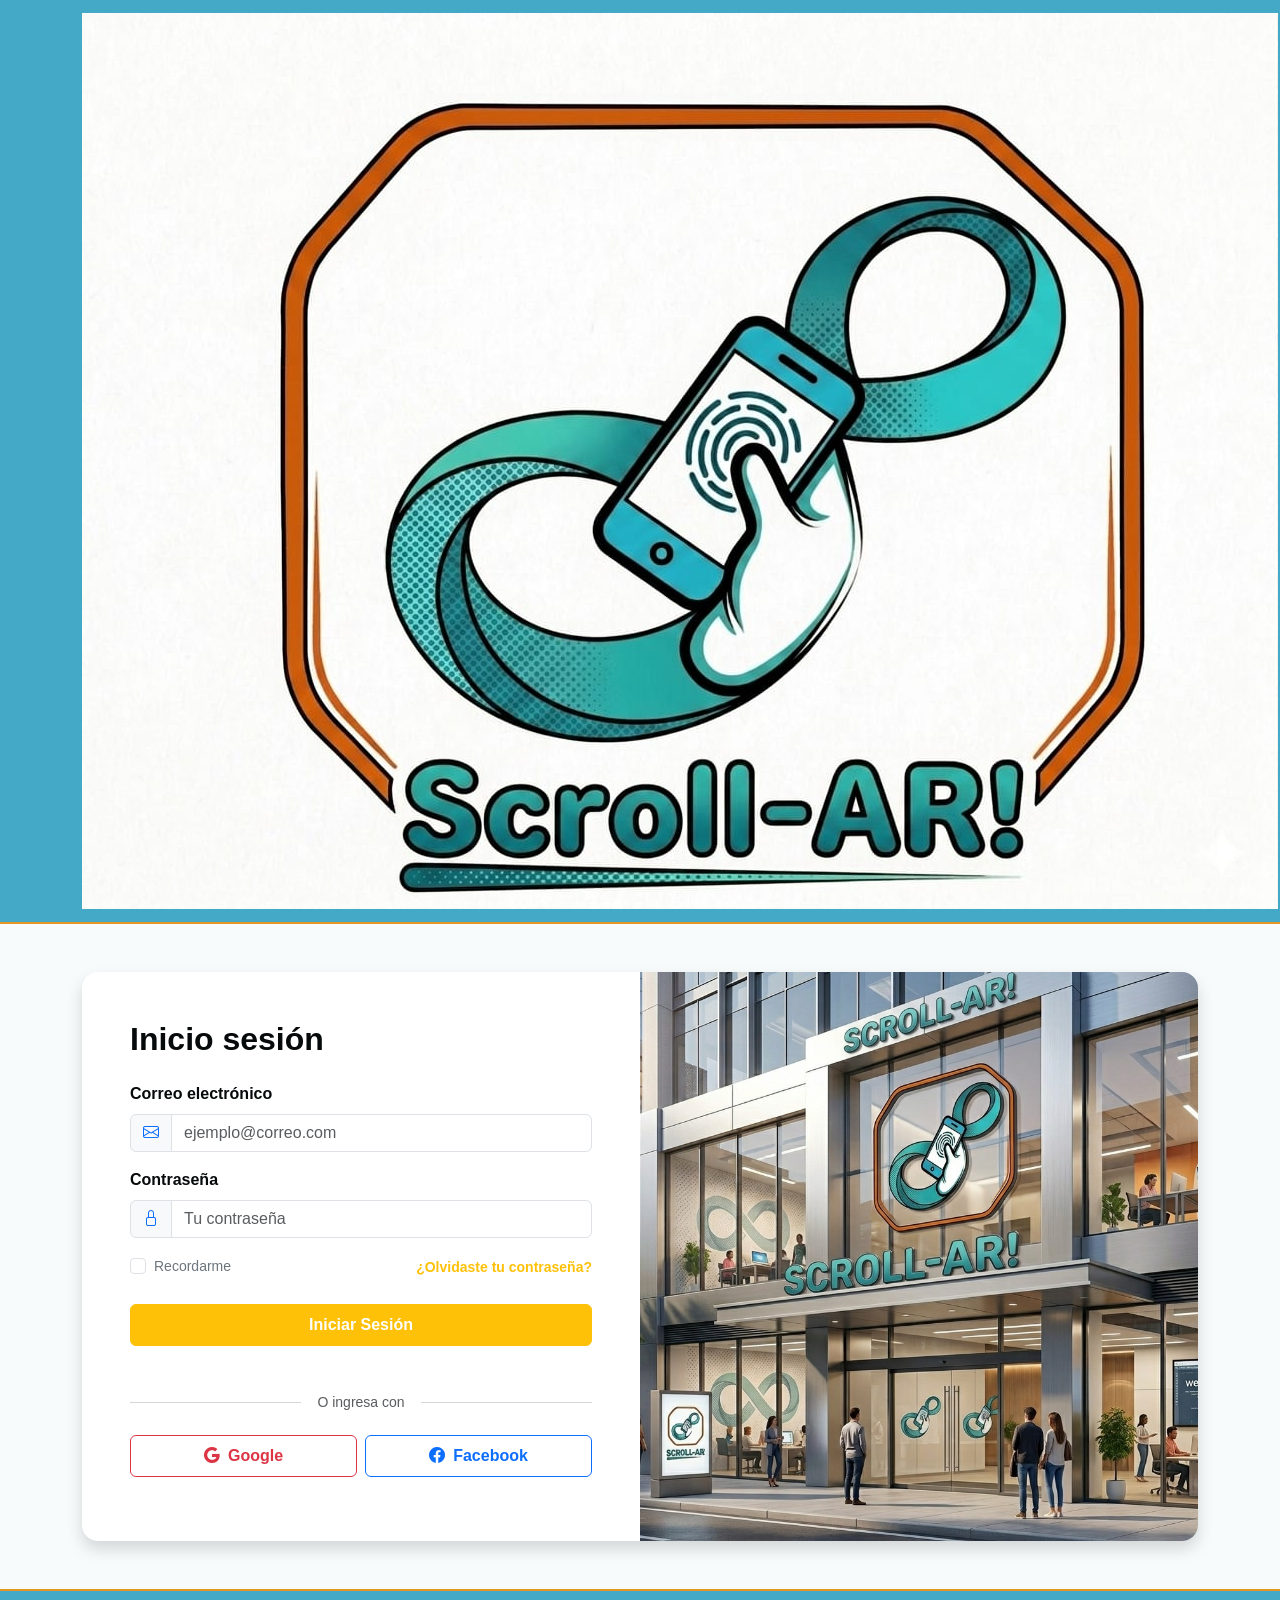
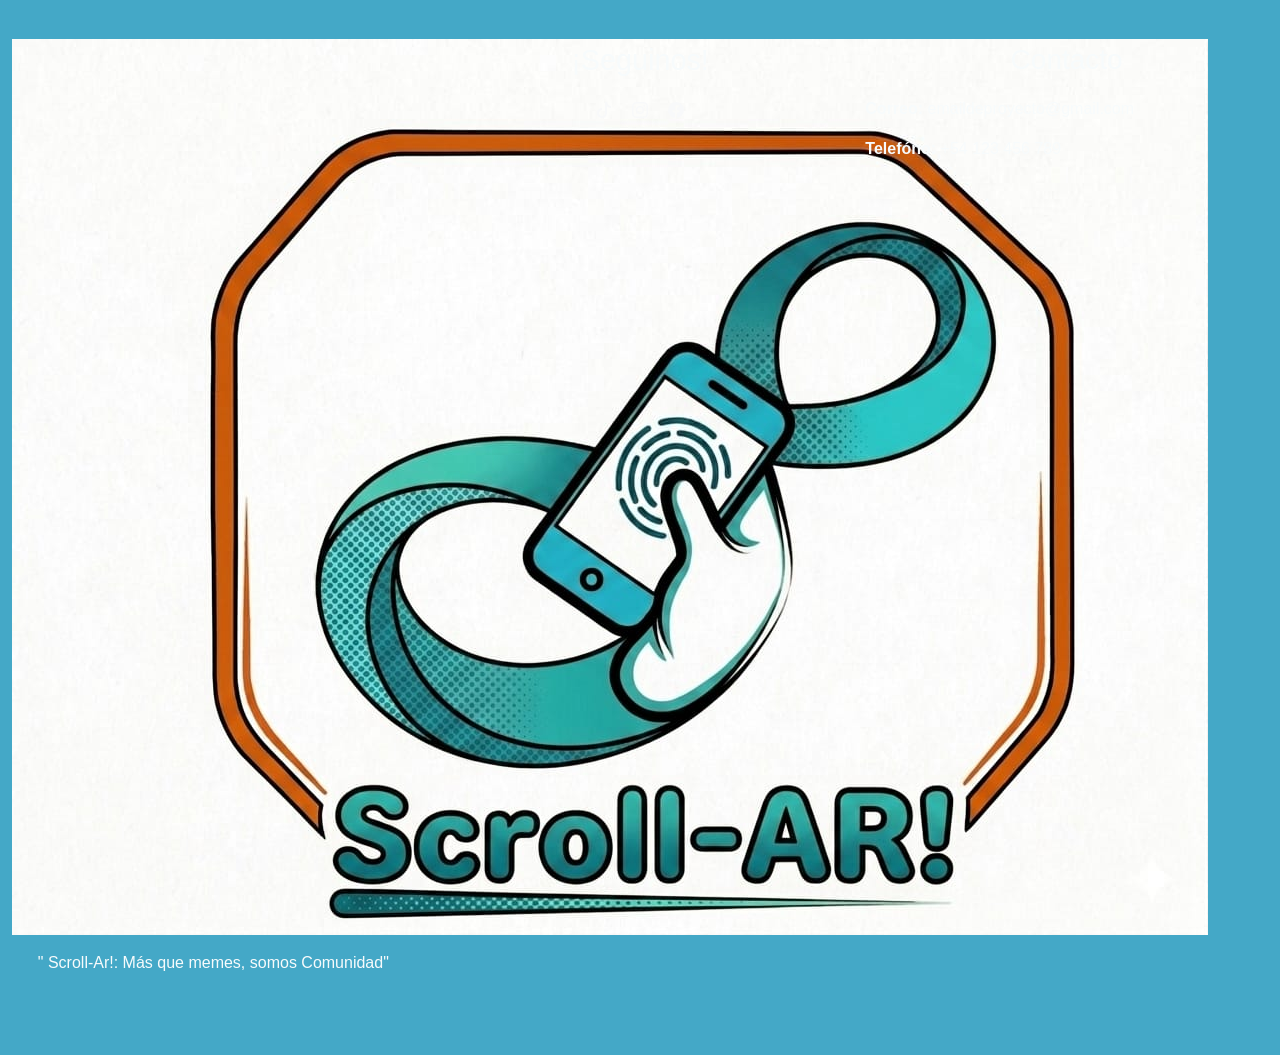
<file: pages/login.html>
<!doctype html>
<html lang="es">

<head>
  <meta charset="UTF-8" />
  <meta name="viewport" content="width=device-width, initial-scale=1.0" />
  <meta name="description" content="Proyecto final del modulo de Frontend de Rolling Code - Iniciar Sesión" />
  <meta name="author" content="Acuña Alejo, Cid Lucas, Roda Gabriel" />
  <link href="https://cdn.jsdelivr.net/npm/bootstrap@5.3.8/dist/css/bootstrap.min.css" rel="stylesheet"
    integrity="sha384-sRIl4kxILFvY47J16cr9ZwB07vP4J8+LH7qKQnuqkuIAvNWLzeN8tE5YBujZqJLB" crossorigin="anonymous" />
  <link rel="stylesheet" href="https://cdn.jsdelivr.net/npm/bootstrap-icons@1.13.1/font/bootstrap-icons.min.css" />
  <link rel="stylesheet" href="../css/style.css" />
  <title>Login - Proyect-G4</title>
</head>

<body>
  <header class="container-fluid">
    <nav class="navbar navbar-expand-lg sticky-top">
      <div class="container color-li">
        <a href="../index.html" class="navbar-brand">
          <img src="../img/general/logo-blog.jpeg" alt="Scroll-Ar!" class="logo-img" />
        </a>
        <button class="navbar-toggler border" data-bs-toggle="collapse" data-bs-target="#opciones-menu">
          <span class="navbar-toggler-icon"></span>
        </button>
        <div class="collapse navbar-collapse" id="opciones-menu">
          <ul class="navbar-nav ms-auto">
            <li class="nav-item color-li">
              <a class="nav-link" href="../index.html">Inicio</a>
            </li>
            <li class="nav-item color-li">
              <a class="nav-link active" href="./login.html"> Login</a>
            </li>
            <li class="nav-item dropdown">
              <a class="nav-link dropdown-toggle" href="#" id="navbarDropdown" role="button" data-bs-toggle="dropdown" aria-expanded="false">
                Explorar
              </a>
              <ul class="dropdown-menu dropdown bg-warning" aria-labelledby="navbarDropdown">
                <li><a class="dropdown-item" href="./galeria.html">Galeria</a></li>
                <li><a class="dropdown-item" href="./404.html">Memes</a></li>
                <li><a class="dropdown-item" href="./404.html">Curiosidades</a></li>
                <li><a class="dropdown-item" href="./404.html">Etimologias</a></li>
              </ul>
            </li>
            <li class="nav-item color-li">
              <a class="nav-link" href="./nosotros.html">Acerca de nosotros</a>
            </li>
            <li class="nav-item color-li">
              <a class="nav-link" href="./contactos.html">Contactos</a>
            </li>
            <li class="nav-link nav-item mx-md-2 my-2 my-lg-0">
              <button class="btn btn-warning fw-bold" data-bs-toggle="modal" data-bs-target="#newsletterModal">
                Suscribite
              </button>
            </li>
          </ul>
        </div>
      </div>
    </nav>
    <!-- zona del modal de Suscribite -->
    <div class="modal fade" id="newsletterModal" tabindex="-1" aria-labelledby="newsletterModalLabel"
      aria-hidden="true">
      <div class="modal-dialog modal-dialog-centered">
        <div class="modal-content">
          <!-- HEADER DEL MODAL -->
          <div class="modal-header">
            <h5 class="modal-title" id="newsletterModalLabel">
              Suscribite a nuestro Newsletter y recibí todas nuestras novedades
            </h5>
            <button type="button" class="btn-close" data-bs-dismiss="modal" aria-label="Close"></button>
          </div>
          <!-- BODDY DEL MODAL -->
          <div class="modal-body">
            <form>
              <div class="mb-3">
                <label for="emailNewsletter" class="form-label">
                  Correo electrónico
                </label>
                <input type="email" class="form-control" id="emailNewsletter" placeholder="nombre@email.com" />
              </div>
              <button type="submit" class="btn btn-warning w-100">
                Suscribirme
              </button>
            </form>
          </div>
        </div>
      </div>
    </div>
  </header>
  <main class="d-flex align-items-center py-5">
    <section class="container my-auto">
      <div class="row g-0 align-items-stretch shadow rounded-4 overflow-hidden bg-white">
        <!-- Columna Izquierda: Formulario de Login -->
        <div class="col-12 col-md-6 p-4 p-md-5 d-flex flex-column justify-content-center">
          <h2 class="fw-bold mb-4 text-center text-md-start">Inicio sesión</h2>
          <form action="../index.html" method="GET">
            <!-- Email -->
            <div class="mb-3">
              <label for="loginEmail" class="form-label fw-semibold">Correo electrónico</label>
              <div class="input-group">
                <span class="input-group-text bg-light text-primary"><i class="bi bi-envelope"></i></span>
                <input
                  type="email"
                  class="form-control"
                  id="loginEmail"
                  placeholder="ejemplo@correo.com"
                  required
                />
              </div>
            </div>
            <!-- Contraseña -->
            <div class="mb-3">
              <label for="loginPassword" class="form-label fw-semibold">Contraseña</label>
              <div class="input-group">
                <span class="input-group-text bg-light text-primary"><i class="bi bi-lock"></i></span>
                <input
                  type="password"
                  class="form-control"
                  id="loginPassword"
                  placeholder="Tu contraseña"
                  required
                />
              </div>
            </div>
            <!-- Opciones extra -->
            <div class="d-flex justify-content-between align-items-center mb-4">
              <div class="form-check">
                <input type="checkbox" class="form-check-input" id="rememberMe" />
                <label class="form-check-label text-secondary small" for="rememberMe">Recordarme</label>
              </div>
              <a href="#" class="text-warning fw-semibold small text-decoration-none" data-bs-toggle="modal" data-bs-target="#recoveryModal">
                ¿Olvidaste tu contraseña?
              </a>
            </div>
            <!-- Botón Login -->
            <button type="submit" class="btn btn-warning w-100 fw-bold py-2 mb-4 text-white">
              Iniciar Sesión
            </button>
          </form>
          <div class="d-flex align-items-center my-3">
            <hr class="flex-grow-1 text-muted" />
            <span class="mx-3 text-muted small">O ingresa con</span>
            <hr class="flex-grow-1 text-muted" />
          </div>
          <!-- Botones con redes sociales  -->
          <div class="row g-2 mb-3">
            <div class="col-6">
              <a href="./404.html" class="btn btn-outline-danger w-100 d-flex align-items-center justify-content-center py-2 fw-semibold text-decoration-none small">
                <i class="bi bi-google me-2"></i>Google
              </a>
            </div>
            <div class="col-6">
              <a href="./404.html" class="btn btn-outline-primary w-100 d-flex align-items-center justify-content-center py-2 fw-semibold text-decoration-none small">
                <i class="bi bi-facebook me-2"></i>Facebook
              </a>
            </div>
          </div>
        </div>
        <!-- Columna Derecha: Imagen -->
        <div class="col-12 col-md-6 d-none d-md-block p-0">
          <img
            src="../img/general/login-blog.jpeg"
            alt="Scroll-AR"
            class="w-100 h-100 object-fit-cover login-img-container"
          />
        </div>
      </div>
  <!-- Modal de Recuperación de Contraseña -->
  <div class="modal fade" id="recoveryModal" tabindex="-1" aria-labelledby="recoveryModalLabel" aria-hidden="true">
    <div class="modal-dialog modal-dialog-centered">
      <div class="modal-content">
        <div class="modal-header bg-warning text-white">
          <h5 class="modal-title fw-bold" id="recoveryModalLabel">
            <i class="bi bi-shield-lock-fill me-2"></i>Recuperar Contraseña
          </h5>
          <button type="button" class="btn-close btn-close-white" data-bs-dismiss="modal" aria-label="Cerrar"></button>
        </div>
        <div class="modal-body p-4">
          <h6 class="fw-bold mb-3 text-dark">Pasos para recuperar el acceso a tu cuenta:</h6>
          <ol class="list-group list-group-numbered list-group-flush mb-4">
            <li class="list-group-item d-flex justify-content-between align-items-start border-0 px-0 py-2">
              <div class="ms-2 me-auto">
                <div class="fw-bold text-dark">Solicita la recuperación</div>
                Ingresa tu correo electrónico registrado y te enviaremos las instrucciones de recuperación.
              </div>
            </li>
            <li class="list-group-item d-flex justify-content-between align-items-start border-0 px-0 py-2">
              <div class="ms-2 me-auto">
                <div class="fw-bold text-dark">Revisa tu casilla de correo</div>
                Busca un email enviado por **Proyect-G4**. Si no lo encuentras en la bandeja de entrada, recuerda revisar la carpeta de Correo no deseado (Spam).
              </div>
            </li>
            <li class="list-group-item d-flex justify-content-between align-items-start border-0 px-0 py-2">
              <div class="ms-2 me-auto">
                <div class="fw-bold text-dark">Crea tu nueva contraseña</div>
                Haz clic en el enlace del correo para crear y confirmar una nueva contraseña de acceso segura.
              </div>
            </li>
          </ol>
          <div class="alert alert-info d-flex align-items-center mb-0" role="alert">
            <i class="bi bi-info-circle-fill me-2 fs-5"></i>
            <div>
              Si no recibes el correo dentro de unos minutos, por favor vuelve a intentarlo.
            </div>
          </div>
        </div>
        <div class="modal-footer">
          <button type="button" class="btn btn-secondary" data-bs-dismiss="modal">Cerrar</button>
          <button type="button" class="btn btn-warning text-white fw-bold" data-bs-dismiss="modal">Entendido</button>
        </div>
      </div>
    </div>
  </div>
  </section>
  </main>
  <footer class="bckfooter py-5">
    <div class="container-fluid">
      <div class="row">
        <div class="col-12 col-md-4 text-center">
          <a href="../index.html">
            <img src="../img/general/logo-blog.jpeg" alt="Scroll-Ar!" class="logo-img" />
          </a>
         <p class="pb-3 text-center py-3">
              " <span>Scroll-Ar!:</span> Más que memes, somos Comunidad"
            </p>
        </div>
        <div class="col-12 col-md-4">
          <p class="textoredes">¡Seguinos!</p>
          <div class="paddingsimbolos">
            <a href="./404.html"><i class="bi bi-tiktok text-light"></i></a>
            <a href="./404.html"><i class="bi bi-instagram text-light"></i></a>
            <a href="./404.html"><i class="bi bi-facebook text-light"></i></a>
          </div>
        </div>
        <div class="col-12 col-md-4">
          <p class="navbar-brand fs-3 text-center">Contacto</p>
          <p><strong>Correo:</strong> emaildeproyecto&#64;gmail.com</p>
          <p><strong>Telefóno:</strong> +54 123 456 789</p>
        </div>
      </div>
    </div>
  </footer>
  <script src="https://cdn.jsdelivr.net/npm/bootstrap@5.3.8/dist/js/bootstrap.bundle.min.js"
    integrity="sha384-FKyoEForCGlyvwx9Hj09JcYn3nv7wiPVlz7YYwJrWVcXK/BmnVDxM+D2scQbITxI"
    crossorigin="anonymous"></script>
</body>
</html>
</file>
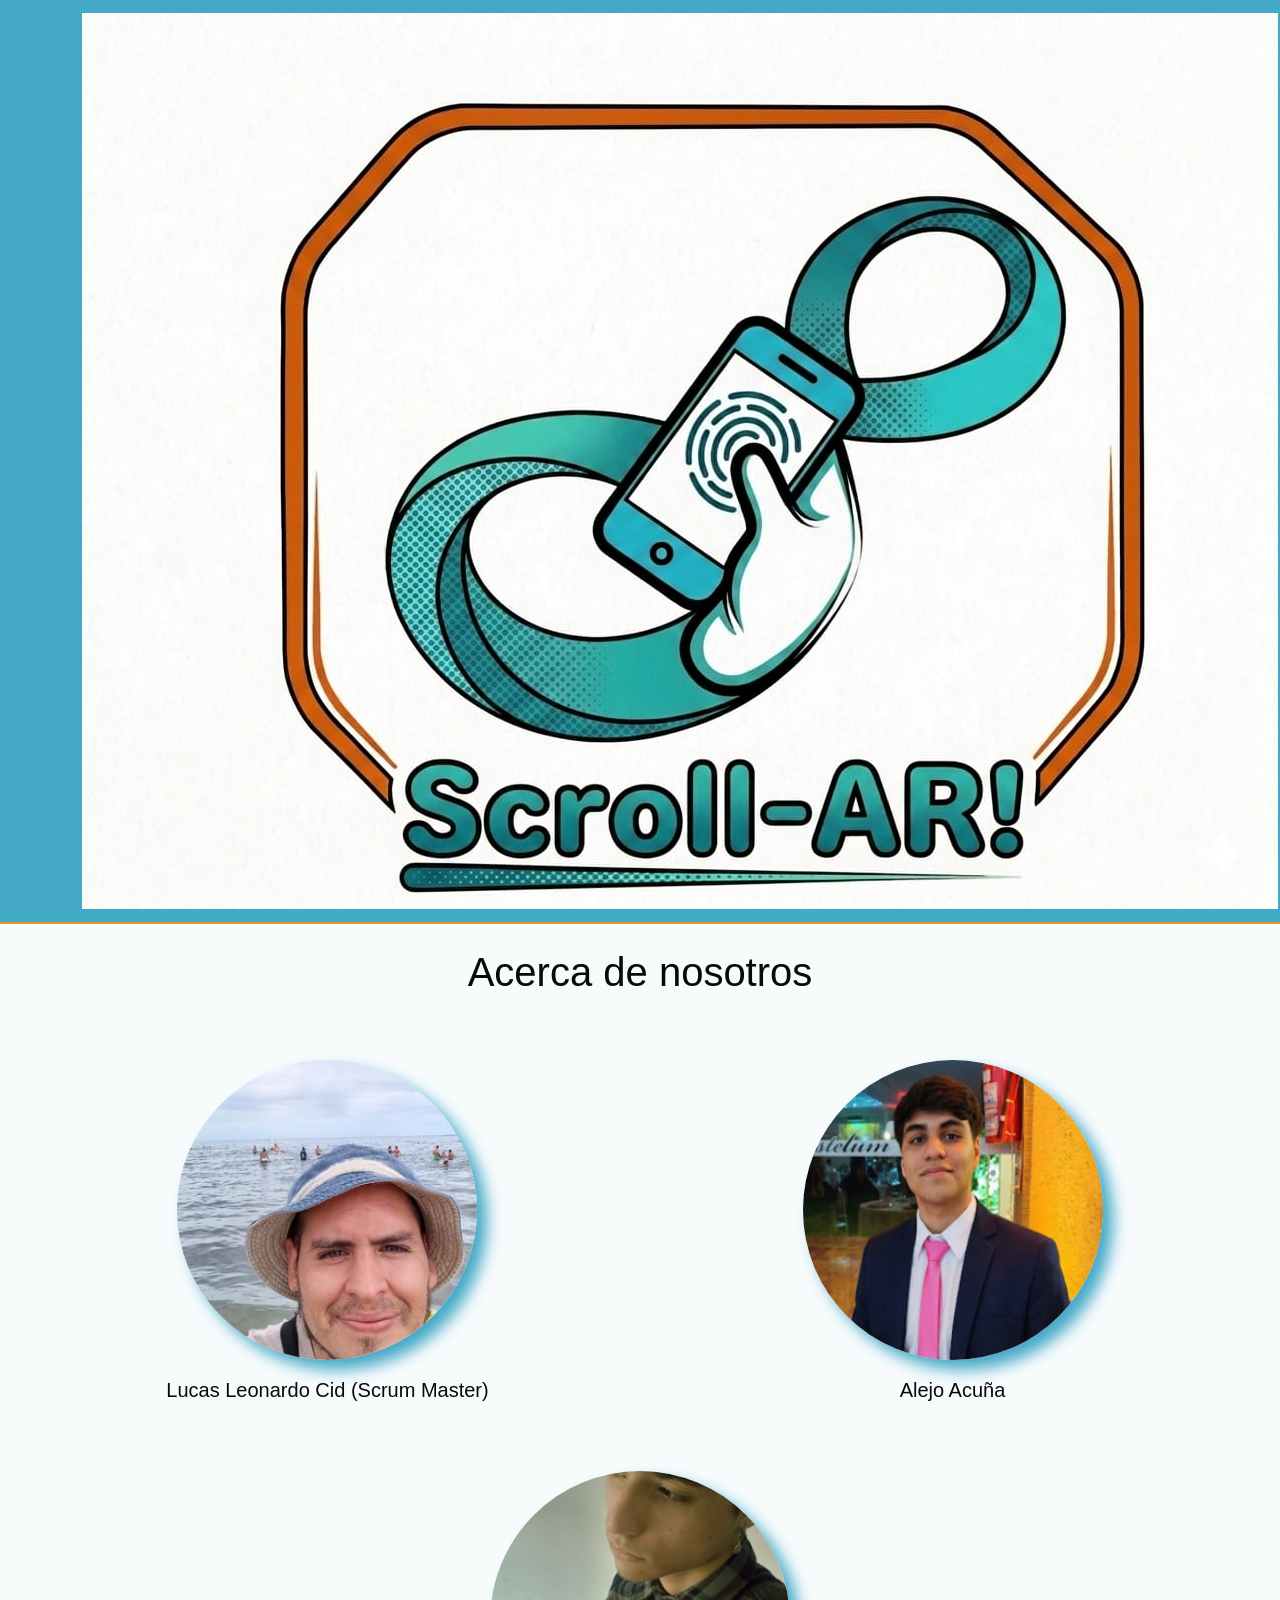
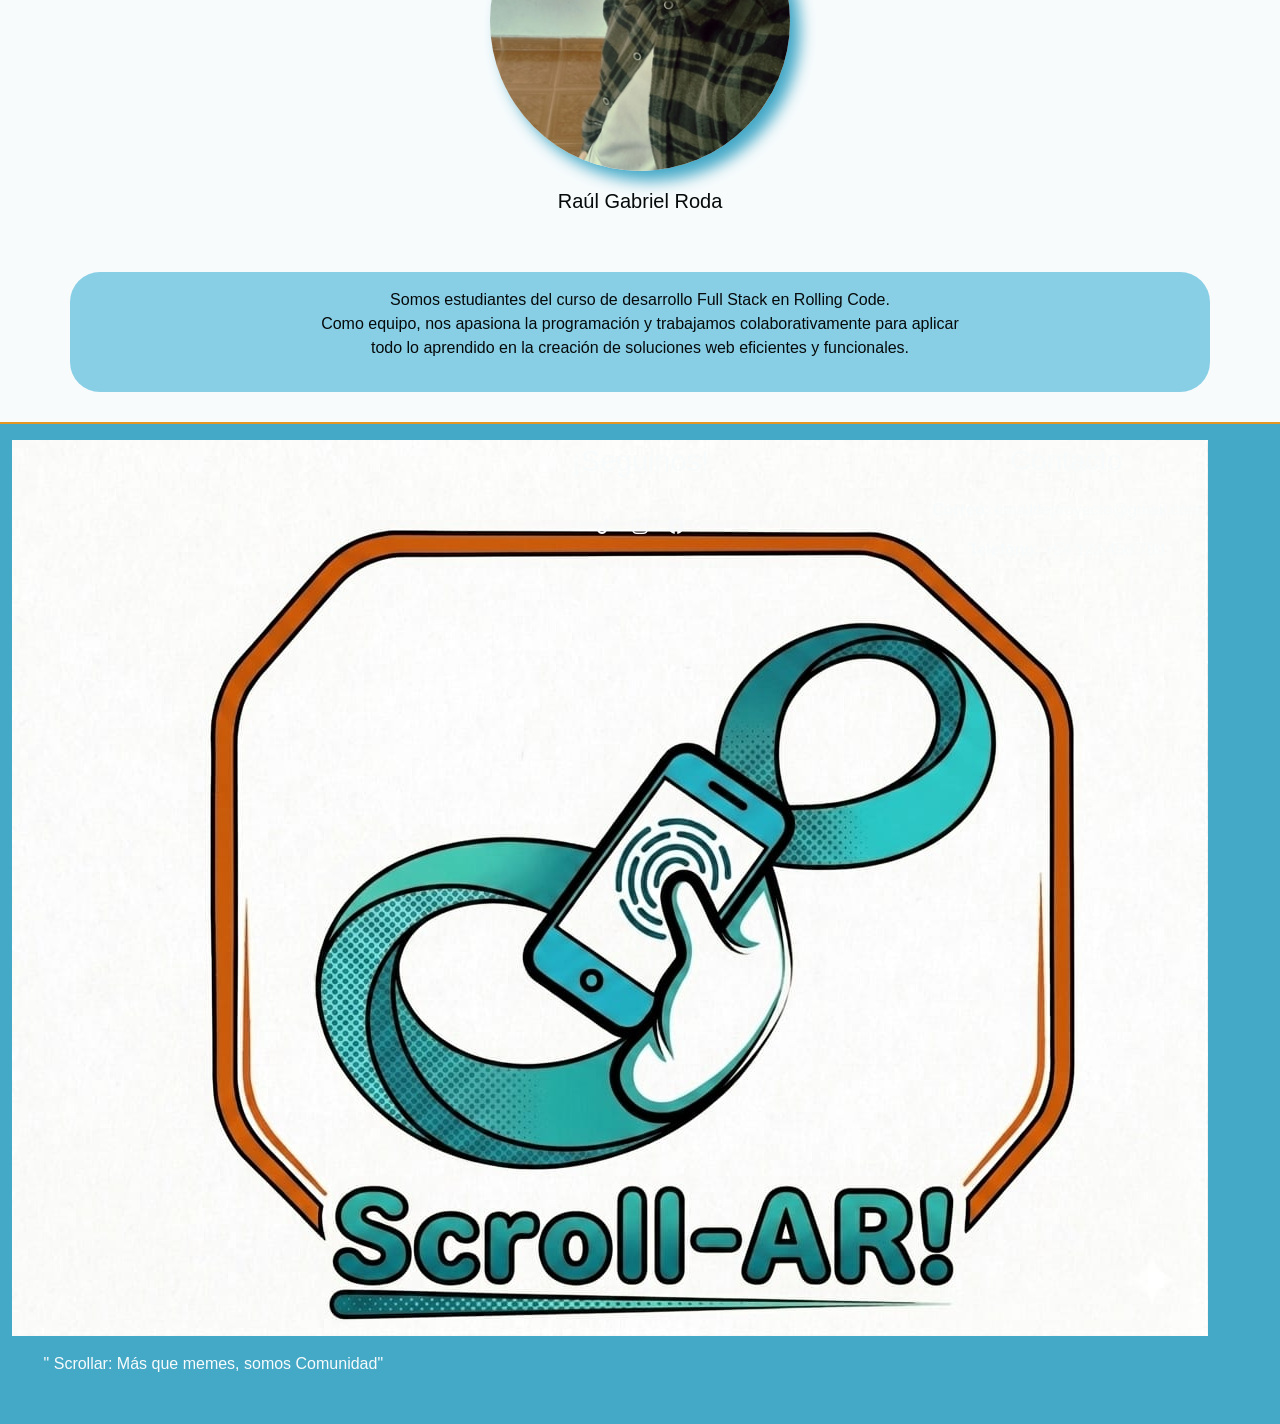
<file: pages/nosotros.html>
<!doctype html>
<html lang="es">
  <head>
    <meta charset="UTF-8" />
    <meta name="viewport" content="width=device-width, initial-scale=1.0" />
    <title>Nosotros</title>
    <meta
      name="description"
      content="Proyecto final del modulo de Frontend de Rolling Code"
    />
    <meta name="author" content="Acuña Alejo, Cid Lucas, Roda Gabriel" />
    <link
      href="https://cdn.jsdelivr.net/npm/bootstrap@5.3.8/dist/css/bootstrap.min.css"
      rel="stylesheet"
      integrity="sha384-sRIl4kxILFvY47J16cr9ZwB07vP4J8+LH7qKQnuqkuIAvNWLzeN8tE5YBujZqJLB"
      crossorigin="anonymous"
    />
    <link
      rel="stylesheet"
      href="https://cdn.jsdelivr.net/npm/bootstrap-icons@1.13.1/font/bootstrap-icons.min.css"
    />
    <link rel="stylesheet" href="../css/style.css" />
  </head>
  <body>
    <header class="container-fluid navbar-expand-lg">
      <nav class="navbar navbar-expand-lg sticky-top">
        <div class="container color-li">
          <a href="../index.html" class="navbar-brand">
            <img src="../img/general/logo-blog.jpeg" alt="Scroll-Ar!" class="logo-img" />
          </a>
          <button
            class="navbar-toggler border"
            data-bs-toggle="collapse"
            data-bs-target="#opciones-menu"
          >
            <span class="navbar-toggler-icon"></span>
          </button>
          <div class="collapse navbar-collapse" id="opciones-menu">
            <ul class="navbar-nav ms-auto">
              <li class="nav-item color-li">
                <a class="nav-link" href="../index.html">Inicio</a>
              </li>
              <li class="nav-item color-li">
                <a class="nav-link" href="./login.html"> Login</a>
              </li>
              <li class="nav-item dropdown">
                <a class="nav-link dropdown-toggle" href="#" id="navbarDropdown" role="button" data-bs-toggle="dropdown" aria-expanded="false">
                  Explorar
                </a>
                <ul class="dropdown-menu dropdown bg-warning" aria-labelledby="navbarDropdown">
                  <li><a class="dropdown-item" href="./galeria.html">Galeria</a></li>
                  <li><a class="dropdown-item" href="./404.html">Memes</a></li>
                  <li><a class="dropdown-item" href="./404.html">Curiosidades</a></li>
                  <li><a class="dropdown-item" href="./404.html">Etimologias</a></li>
                </ul>
              </li>
              <li class="nav-item color-li">
                <a class="nav-link active" href="./nosotros.html">Acerca de nosotros</a>
              </li>
              <li class="nav-item color-li">
                <a class="nav-link" href="./contactos.html">Contactos</a>
              </li>
              <li class="nav-link nav-item mx-md-2 my-2 my-lg-0">
                <button
                  class="btn btn-warning fw-bold"
                  data-bs-toggle="modal"
                  data-bs-target="#newsletterModal"
                >
                  Suscribite
                </button>
              </li>
            </ul>
          </div>
        </div>
      </nav>
      <!-- zona del modal de Suscribite -->
      <div
        class="modal fade"
        id="newsletterModal"
        tabindex="-1"
        aria-labelledby="newsletterModalLabel"
        aria-hidden="true"
      >
        <div class="modal-dialog modal-dialog-centered">
          <div class="modal-content">
            <!-- HEADER DEL MODAL -->
            <div class="modal-header">
              <h5 class="modal-title" id="newsletterModalLabel">
                Suscribite a nuestro Newsletter y recibí todas nuestras
                novedades
              </h5>
              <button
                type="button"
                class="btn-close"
                data-bs-dismiss="modal"
                aria-label="Close"
              ></button>
            </div>
            <!-- BODDY DEL MODAL -->
            <div class="modal-body">
              <form>
                <div class="mb-3">
                  <label for="emailNewsletter" class="form-label">
                    Correo electrónico
                  </label>
                  <input
                    type="email"
                    class="form-control"
                    id="emailNewsletter"
                    placeholder="nombre@email.com"
                  />
                </div>
                <button type="submit" class="btn btn-warning w-100">
                  Suscribirme
                </button>
              </form>
            </div>
          </div>
        </div>
      </div>
    </header>
    <main>
      <h1 class="text-center m-4">Acerca de nosotros</h1>
      <div class="equipo">
        <div class="persona">
          <img
            class="redondez"
            src="../img/general/lucas (1).png"
            alt="Foto del integrante Lucas Cid"
          />
          <p>Lucas Leonardo Cid (Scrum Master)</p>
        </div>
        <div class="persona">
          <img
            class="redondez"
            src="../img/general/alejo2 (1) (1).png"
            alt="Foto del integrante Alejo Acuña"
          />
          <p>Alejo Acuña</p>
        </div>
        <div class="persona tercera">
          <img
            class="redondez"
            src="../img/general/gabriel (1).png"
            alt="Foto del integrante Gabriel Roda"
          />
          <p>Raúl Gabriel Roda</p>
        </div>
      </div>
      <div class="container text-center bcktexto p-3">
        <p>
          Somos estudiantes del curso de desarrollo Full Stack en Rolling Code. <br>
          Como equipo, nos apasiona la programación y trabajamos
          colaborativamente para aplicar <br> todo lo aprendido en la creación de
          soluciones web eficientes y funcionales.
        </p>
      </div>
    </main>
    <footer class="bckfooter py-3">
      <div class="container-fluid">
        <div class="row">
          <div class="col-12 col-md-4 text-center">
            <a href="../index.html">
              <img src="../img/general/logo-blog.jpeg" alt="Scroll-Ar!" class="logo-img" />
            </a>
           <p class="pb-3 text-center py-3">
              " <span>Scrollar:</span> Más que memes, somos Comunidad"
            </p>
          </div>
          <div class="col-12 col-md-4">
            <p class="textoredes pb-3">¡Seguinos!</p>
            <div class="paddingsimbolos">
              <a href="./404.html"
                ><i class="bi bi-tiktok text-light"></i
              ></a>
              <a href="./404.html"
                ><i class="bi bi-instagram text-light"></i
              ></a>
              <a href="./404.html"
                ><i class="bi bi-facebook text-light"></i
              ></a>
            </div>
          </div>
          <div class="col-12 col-md-4 pb-2">
            <p class="navbar-brand fs-3 text-center">Contacto</p>
            <p class="text-center">
              <strong>Correo:</strong> emaildeproyecto&#64;gmail.com
            </p>
            <p class="text-center">
              <strong>Telefóno:</strong> +54 123 456 789
            </p>
          </div>
        </div>
      </div>
    </footer>
    <script
      src="https://cdn.jsdelivr.net/npm/bootstrap@5.3.8/dist/js/bootstrap.bundle.min.js"
      integrity="sha384-FKyoEForCGlyvwx9Hj09JcYn3nv7wiPVlz7YYwJrWVcXK/BmnVDxM+D2scQbITxI"
      crossorigin="anonymous"
    ></script>
  </body>
</html>
</file>
<file: css/style.css>
:root {
  --texto: #060a0b;
  --fondo: #f7fbfc;
  --primario: #44a8c7;
  --secundario: #88cfe6;
  --botones: #e49622;
}

body {
  font-family: "Montserrat", sans-serif;
  background-color: var(--fondo);
  color: var(--texto);
  display: flex;
  flex-direction: column;
  min-height: 100vh;
}

header {
  background: var(--primario);
  border-bottom: 2px solid var(--botones);
}

footer {
  border-top: 2px solid var(--botones);
  background-color: var(--primario);
}

main {
  flex-grow: 1;
}

.color-li a,
.navbar-nav .nav-link {
  color: #f7fbfc;
  transition: color 0.25s ease-in-out;
}

.color-li a:hover,
.color-li a.active,
.navbar-nav .nav-link:hover,
.navbar-nav .nav-link.active {
  color: var(--botones) !important;
}

/* Enlaces generales del cuerpo */
main a:not(.btn):not(.nav-link):not(.dropdown-item):not(.page-link) {
  color: var(--botones);
  text-decoration: none;
  font-weight: 600;
  transition:
    color 0.2s ease-in-out,
    text-decoration 0.2s ease-in-out;
}

main a:not(.btn):not(.nav-link):not(.dropdown-item):not(.page-link):hover {
  color: var(--primario);
  text-decoration: underline;
}

/* Estilos de dropdown-item activo */
.dropdown-item.active,
.dropdown-item:active {
  background-color: var(--primario) !important;
  color: #ffffff !important;
}

/* Estilos para el carousel */
.carousel {
  position: relative;
  overflow: hidden;
  background-color: var(--texto);
}

/* Control de altura responsivo y ajuste de imagen */
.carouselImg {
  height: 55vh;
  object-fit: contain;
  transition: transform 6s ease-in-out;
}

@media (min-width: 768px) {
  .carouselImg {
    height: 75vh;
  }
}

/* Animación sutil de zoom de fondo al activarse */
.carousel-item.active .carouselImg {
  transform: scale(1.08);
}

/* Indicadores personalizados */
.carousel-indicators [data-bs-target] {
  width: 10px;
  height: 10px;
  border-radius: 50%;
  background-color: var(--secundario);
  opacity: 0.5;
  border: none;
  margin: 0 6px;
  transition: all 0.3s ease;
}

.carousel-indicators .active {
  width: 25px;
  border-radius: 10px;
  background-color: var(--primario);
  opacity: 1;
}

@media (min-width: 768px) {
  .carousel-indicators [data-bs-target] {
    width: 14px;
    height: 14px;
    margin: 0 8px;
  }

  .carousel-indicators .active {
    width: 35px;
    border-radius: 14px;
  }
}

/* Flechas de navegación  */
#carouselCaption .carousel-control-prev,
#carouselCaption .carousel-control-next {
  width: 12%;
  min-width: 50px;
  opacity: 0.7;
  transition: all 0.3s ease;
  z-index: 3;
}

#carouselCaption .carousel-control-prev:hover,
#carouselCaption .carousel-control-next:hover {
  opacity: 1;
  background-color: rgba(6, 10, 11, 0.15);
}

.carousel-control-prev-icon,
.carousel-control-next-icon {
  background-size: 45%;
  padding: 1.3rem;
  border-radius: 50%;
  background-color: rgba(6, 10, 11, 0.5);
  border: 1px solid rgba(255, 255, 255, 0.15);
  transition: all 0.3s ease;
}

#carouselCaption .carousel-control-prev:hover .carousel-control-prev-icon,
#carouselCaption .carousel-control-next:hover .carousel-control-next-icon {
  background-color: var(--primario);
  border-color: var(--primario);
  transform: scale(1.1);
}

/* Botón flotante para ver detalle de la imagen */
#carouselCaption .btnDetail {
  position: absolute;
  bottom: 45px;
  left: 50%;
  transform: translateX(-50%) translateY(0);
  z-index: 10;
  background-color: var(--botones);
  color: #ffffff;
  font-weight: 600;
  padding: 0.5rem 1.2rem;
  border-radius: 50px;
  font-size: 0.85rem;
  text-transform: uppercase;
  letter-spacing: 0.5px;
  border: 2px solid var(--botones);
  transition: all 0.3s ease;
  box-shadow: 0 4px 15px rgba(228, 150, 34, 0.3);
  text-decoration: none;
  white-space: nowrap;
}

#carouselCaption .btnDetail:hover {
  background-color: rgba(6, 10, 11, 0.8);
  border-color: var(--primario);
  color: var(--primario);
  transform: translateX(-50%) translateY(-3px);
  box-shadow: 0 6px 20px rgba(68, 168, 199, 0.4);
}

#carouselCaption .btnDetail:active {
  transform: translateX(-50%) translateY(-1px);
}

/* Footer */
.bckfooter {
  background-color: var(--primario);
  color: var(--fondo);
}

.textoredes {
  text-align: center;
  font-size: 1.8rem;
}

.paddingsimbolos {
  display: flex;
  justify-content: center;
  align-self: center;
  gap: 20px;
  padding-bottom: 32px;
}

a i {
  display: inline-block;
  cursor: pointer;
  transition: 0.2s;
}

.bi:hover {
  transform: scale(1.5);
}

@media (min-width: 768px) {
  #carouselCaption .btnDetail {
    bottom: 70px;
    padding: 0.8rem 2rem;
    font-size: 1.05rem;
  }
}

/* Sección Título de las Columnas */
.section-title {
  position: relative;
  padding-bottom: 12px;
  margin-bottom: 30px;
  color: var(--texto);
}

.section-title::after {
  content: "";
  position: absolute;
  left: 0;
  bottom: 0;
  width: 60px;
  height: 4px;
  background-color: var(--botones);
  border-radius: 2px;
}

/* Tarjetas de Blog */
.blog-card {
  transition:
    transform 0.3s ease,
    box-shadow 0.3s ease;
  border-radius: 12px !important;
  background-color: #ffffff;
}

.blog-card:hover {
  transform: translateY(-5px);
  box-shadow: 0 10px 25px rgba(6, 10, 11, 0.08) !important;
}

.blog-card-img-wrapper {
  position: relative;
  height: 200px;
  background-color: #ffffff;
}

@media (min-width: 576px) {
  .blog-card-img-wrapper {
    height: 260px;
  }
}

.blog-card-img {
  width: 100%;
  height: 100%;
  object-fit: contain;
  transition: transform 0.5s ease;
}

.blog-card:hover .blog-card-img {
  transform: scale(1.04);
}

.blog-card-title {
  color: var(--texto);
  transition: color 0.2s ease;
}

.blog-card:hover .blog-card-title {
  color: var(--primario);
}

/* Botón Ver Más de las Tarjetas */
.btn-blog {
  background-color: var(--botones);
  color: #ffffff;
  font-weight: 600;
  padding: 0.5rem 1.5rem;
  border-radius: 50px;
  border: 2px solid var(--botones);
  transition: all 0.3s ease;
  text-decoration: none;
  display: inline-block;
}

.btn-blog:hover {
  background-color: var(--texto);
  border-color: var(--texto);
  color: #ffffff;
  transform: translateY(-2px);
}

/* Paginación Personalizada */
.pagination .page-link {
  color: var(--texto);
  background-color: #ffffff;
  border: 1px solid rgba(6, 10, 11, 0.1);
  transition: all 0.2s ease;
  padding: 0.5rem 0.9rem;
}

.pagination .page-link:hover {
  background-color: var(--secundario);
  color: var(--texto);
  border-color: var(--secundario);
}

.pagination .page-item.active .page-link {
  background-color: var(--botones);
  border-color: var(--botones);
  color: #ffffff;
}

.pagination .page-item.disabled .page-link {
  color: #a0a0a0;
  background-color: #f1f1f1;
  border-color: rgba(6, 10, 11, 0.05);
}

/* Sidebar General */
.sidebar-card {
  border-radius: 12px !important;
  background-color: #ffffff;
}

/* Buscador */
.input-buscar {
  border-color: rgba(6, 10, 11, 0.1);
  padding: 0.6rem 1rem;
}

.input-buscar:focus {
  border-color: var(--primario);
  box-shadow: 0 0 0 0.25rem rgba(68, 168, 199, 0.25);
}

.btn-buscar {
  background-color: var(--primario);
  border: 1px solid rgba(6, 10, 11, 0.1);
  padding: 0.6rem 1.2rem;
  transition: background-color 0.2s ease;
}

.btn-buscar:hover {
  background-color: var(--texto);
  border-color: var(--texto);
}

/* Lista de Categorías */
.category-link {
  color: var(--texto);
  text-decoration: none;
  font-weight: 500;
  transition:
    color 0.2s ease,
    padding-left 0.2s ease;
  display: inline-block;
}

.category-link:hover {
  color: var(--primario);
  padding-left: 5px;
}

.category-list .list-group-item {
  transition: background-color 0.2s ease;
}

.category-list .list-group-item:hover {
  background-color: #f9fbfb;
}

/* Área de Publicidad */
.ad-simple-card {
  border: 2px dashed rgba(6, 10, 11, 0.1) !important;
  background-color: rgba(68, 168, 199, 0.03) !important;
  transition: all 0.3s ease;
}

.ad-simple-card:hover {
  background-color: rgba(68, 168, 199, 0.07) !important;
  border-color: var(--primario) !important;
  transform: translateY(-2px);
}

/* Página 404 */
.error-container {
  display: flex;
  justify-content: space-between;
  align-items: center;
  margin-top: 40px;
  padding: 40px;
}

.texto404 {
  width: 50%;
}

.imagen404 {
  width: 80%;
  display: flex;
  justify-content: space-around;
  padding-right: 50px;
}
/* Página Nosotros */
.redondez {
  border-radius: 50%;
  box-shadow: 10px 10px 15px var(--primario);
  transition: 0.3s;
}
.redondez:hover {
  transform: translateY(-10px);
}
.bcktexto {
  background-color: var(--secundario);
  border-radius: 30px;
  margin-bottom: 30px;
}
.bcktexto:hover {
  transition: 0.4s;
  box-shadow: 3px 3px 3px rgb(109, 109, 109);
}
.equipo {
  display: grid;
  grid-template-columns: repeat(2, 1fr);
  gap: 50px;
  justify-items: center;
  padding: 40px;
}
.persona {
  text-align: center;
  display: flex;
  flex-direction: column;
  align-items: center;
}
.persona p {
  margin-top: 15px;
  font-size: 20px;
}
.persona img {
  width: 300px;
  height: 300px;
  object-fit: cover;
}
.tercera {
  grid-column: 1 / 3;
  justify-self: center;
}
@media (max-width: 768px) {
  .equipo {
    grid-template-columns: 1fr;
    gap: 30px;
    padding: 20px;
  }

  .tercera {
    grid-column: auto;
  }

  .persona img {
    width: 180px;
    height: 180px;
  }
}
</file>
